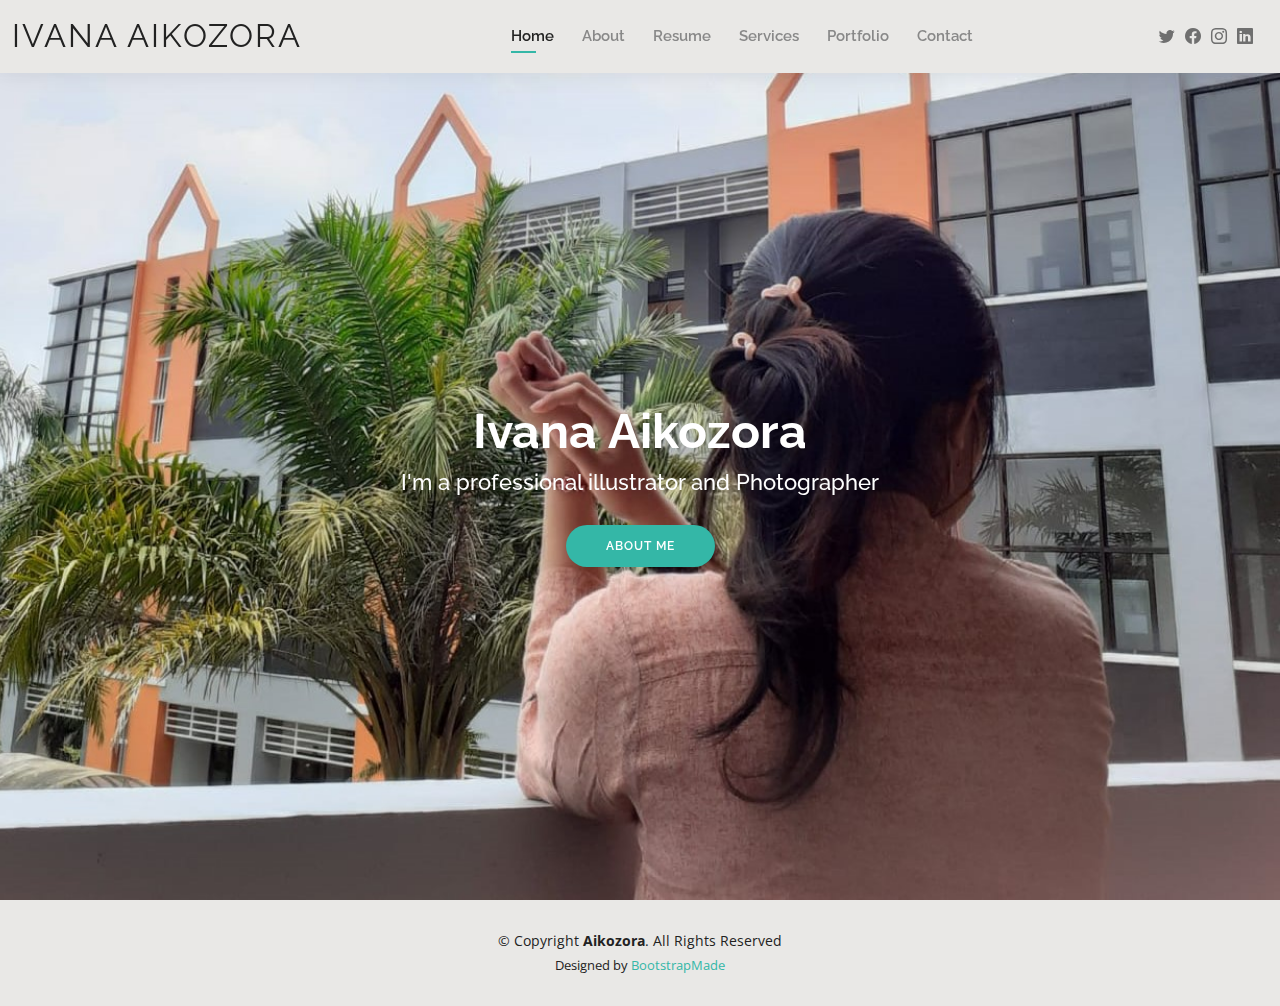
<file: index.html>
<!DOCTYPE html>
<html lang="en">

<head>
  <meta charset="utf-8">
  <meta content="width=device-width, initial-scale=1.0" name="viewport">

  <title>Ivana Aikozora</title>
  <meta content="" name="description">
  <meta content="" name="keywords">

  <!-- Favicons -->
  <link href="assets/img/favicon.png" rel="icon">
  <link href="assets/img/apple-touch-icon.png" rel="apple-touch-icon">

  <!-- Google Fonts -->
  <link href="https://fonts.googleapis.com/css?family=Open+Sans:300,300i,400,400i,600,600i,700,700i|Raleway:300,300i,400,400i,500,500i,600,600i,700,700i|Poppins:300,300i,400,400i,500,500i,600,600i,700,700i" rel="stylesheet">

  <!-- Vendor CSS Files -->
  <link href="assets/vendor/aos/aos.css" rel="stylesheet">
  <link href="assets/vendor/bootstrap/css/bootstrap.min.css" rel="stylesheet">
  <link href="assets/vendor/bootstrap-icons/bootstrap-icons.css" rel="stylesheet">
  <link href="assets/vendor/boxicons/css/boxicons.min.css" rel="stylesheet">
  <link href="assets/vendor/glightbox/css/glightbox.min.css" rel="stylesheet">
  <link href="assets/vendor/swiper/swiper-bundle.min.css" rel="stylesheet">

  <!-- Template Main CSS File -->
  <link href="assets/css/style.css" rel="stylesheet">

  <!-- =======================================================
  * Template Name: Kelly
  * Updated: Mar 10 2023 with Bootstrap v5.2.3
  * Template URL: https://bootstrapmade.com/kelly-free-bootstrap-cv-resume-html-template/
  * Author: BootstrapMade.com
  * License: https://bootstrapmade.com/license/
  ======================================================== -->
</head>

<body>

  <!-- ======= Header ======= -->
  <header id="header" class="fixed-top">
    <div class="container-fluid d-flex justify-content-between align-items-center">

      <h1 class="logo me-auto me-lg-0"><a href="index.html">Ivana Aikozora</a></h1>
      <!-- Uncomment below if you prefer to use an image logo -->
      <!-- <a href="index.html" class="logo"><img src="assets/img/logo.png" alt="" class="img-fluid"></a>-->

      <nav id="navbar" class="navbar order-last order-lg-0">
        <ul>
          <li><a class="active" href="index.html">Home</a></li>
          <li><a href="about.html">About</a></li>
          <li><a href="resume.html">Resume</a></li>
          <li><a href="services.html">Services</a></li>
          <li><a href="portfolio.html">Portfolio</a></li>
          <li><a href="contact.html">Contact</a></li>
        </ul>
        <i class="bi bi-list mobile-nav-toggle"></i>
      </nav><!-- .navbar -->

      <div class="header-social-links">
        <a href="#" class="twitter"><i class="bi bi-twitter"></i></a>
        <a href="#" class="facebook"><i class="bi bi-facebook"></i></a>
        <a href="#" class="instagram"><i class="bi bi-instagram"></i></a>
        <a href="#" class="linkedin"><i class="bi bi-linkedin"></i></i></a>
      </div>

    </div>

  </header><!-- End Header -->

  <!-- ======= Hero Section ======= -->
  <section id="hero" class="d-flex align-items-center">
    <div class="container d-flex flex-column align-items-center" data-aos="zoom-in" data-aos-delay="100">
      <h1>Ivana Aikozora</h1>
      <h2>I'm a professional illustrator and Photographer</h2>
      <a href="about.html" class="btn-about">About Me</a>
    </div>
  </section><!-- End Hero -->

  <!-- ======= Footer ======= -->
  <footer id="footer">
    <div class="container">
      <div class="copyright">
        &copy; Copyright <strong><span>Aikozora</span></strong>. All Rights Reserved
      </div>
      <div class="credits">
        <!-- All the links in the footer should remain intact. -->
        <!-- You can delete the links only if you purchased the pro version. -->
        <!-- Licensing information: https://bootstrapmade.com/license/ -->
        <!-- Purchase the pro version with working PHP/AJAX contact form: https://bootstrapmade.com/kelly-free-bootstrap-cv-resume-html-template/ -->
        Designed by <a href="https://bootstrapmade.com/">BootstrapMade</a>
      </div>
    </div>
  </footer><!-- End  Footer -->

  <div id="preloader"></div>
  <a href="#" class="back-to-top d-flex align-items-center justify-content-center"><i class="bi bi-arrow-up-short"></i></a>

  <!-- Vendor JS Files -->
  <script src="assets/vendor/purecounter/purecounter_vanilla.js"></script>
  <script src="assets/vendor/aos/aos.js"></script>
  <script src="assets/vendor/bootstrap/js/bootstrap.bundle.min.js"></script>
  <script src="assets/vendor/glightbox/js/glightbox.min.js"></script>
  <script src="assets/vendor/isotope-layout/isotope.pkgd.min.js"></script>
  <script src="assets/vendor/swiper/swiper-bundle.min.js"></script>
  <script src="assets/vendor/waypoints/noframework.waypoints.js"></script>
  <script src="assets/vendor/php-email-form/validate.js"></script>

  <!-- Template Main JS File -->
  <script src="assets/js/main.js"></script>

</body>

</html>
</file>
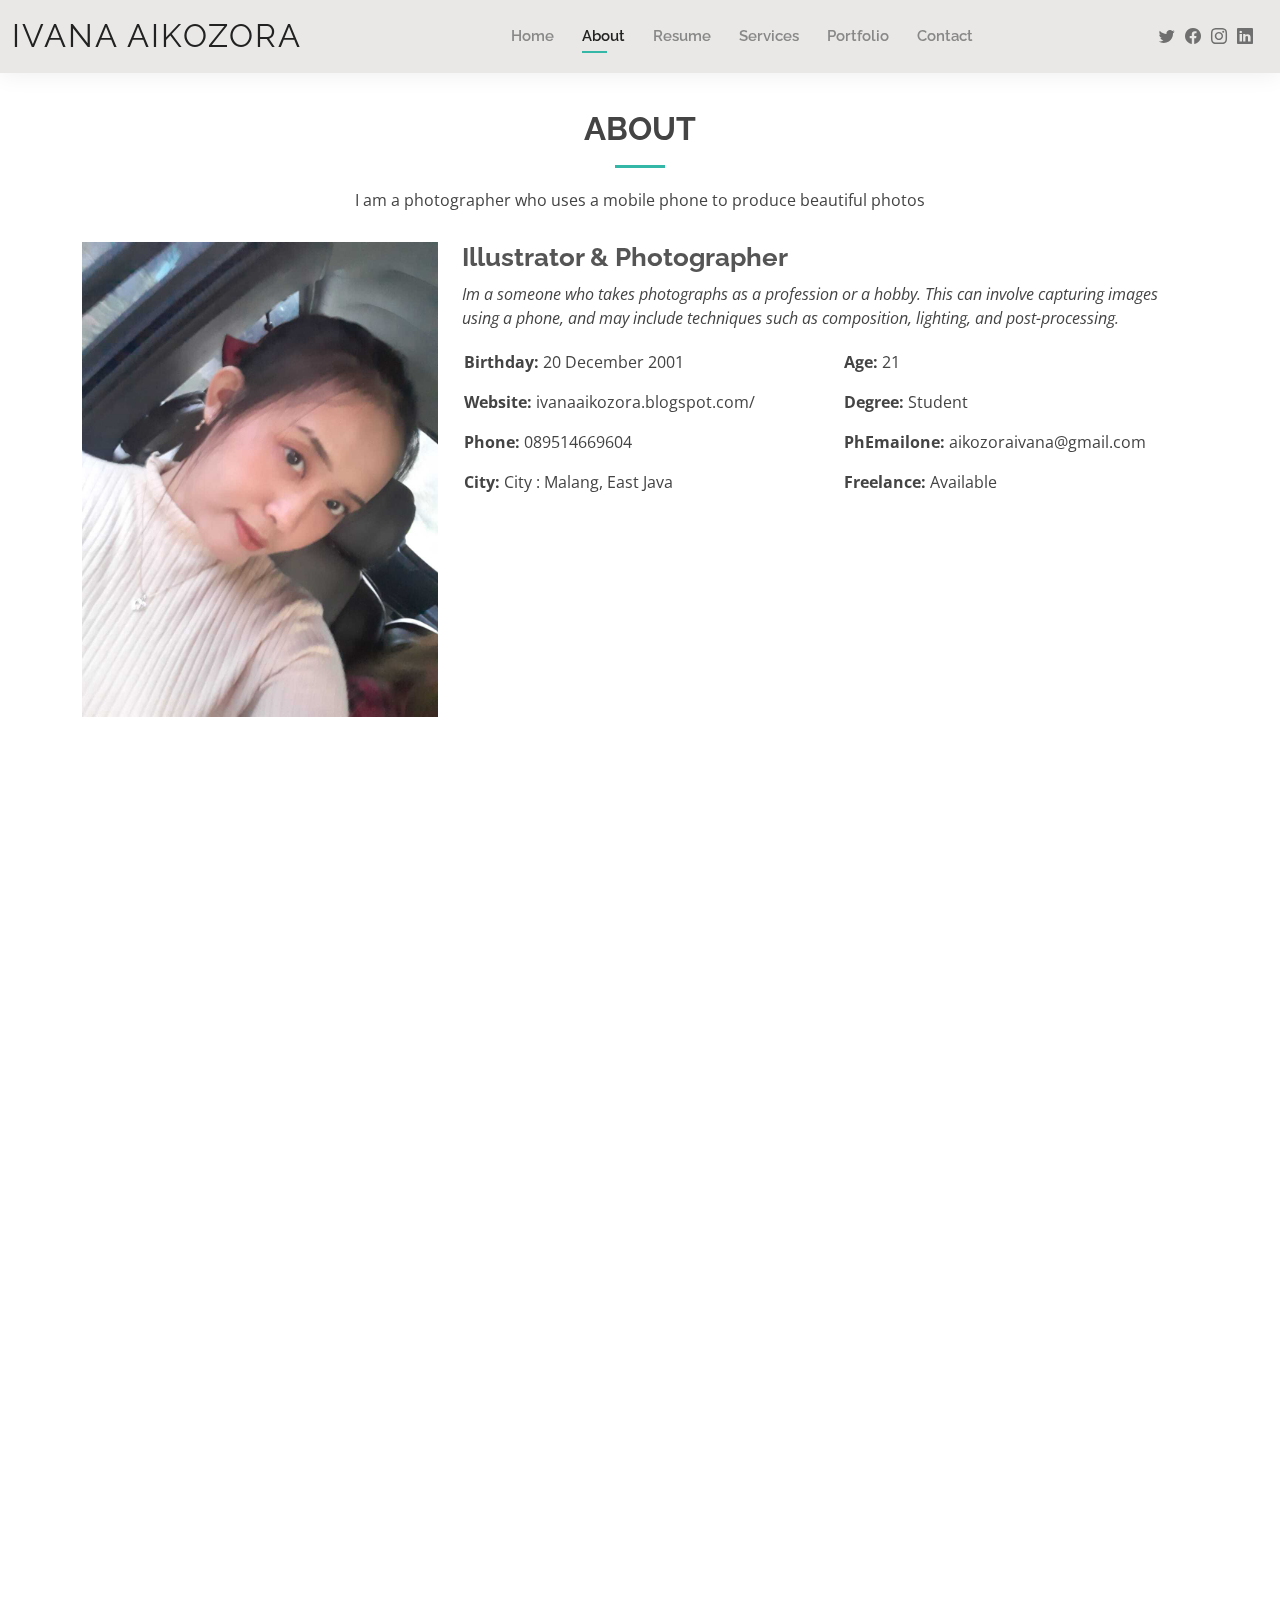
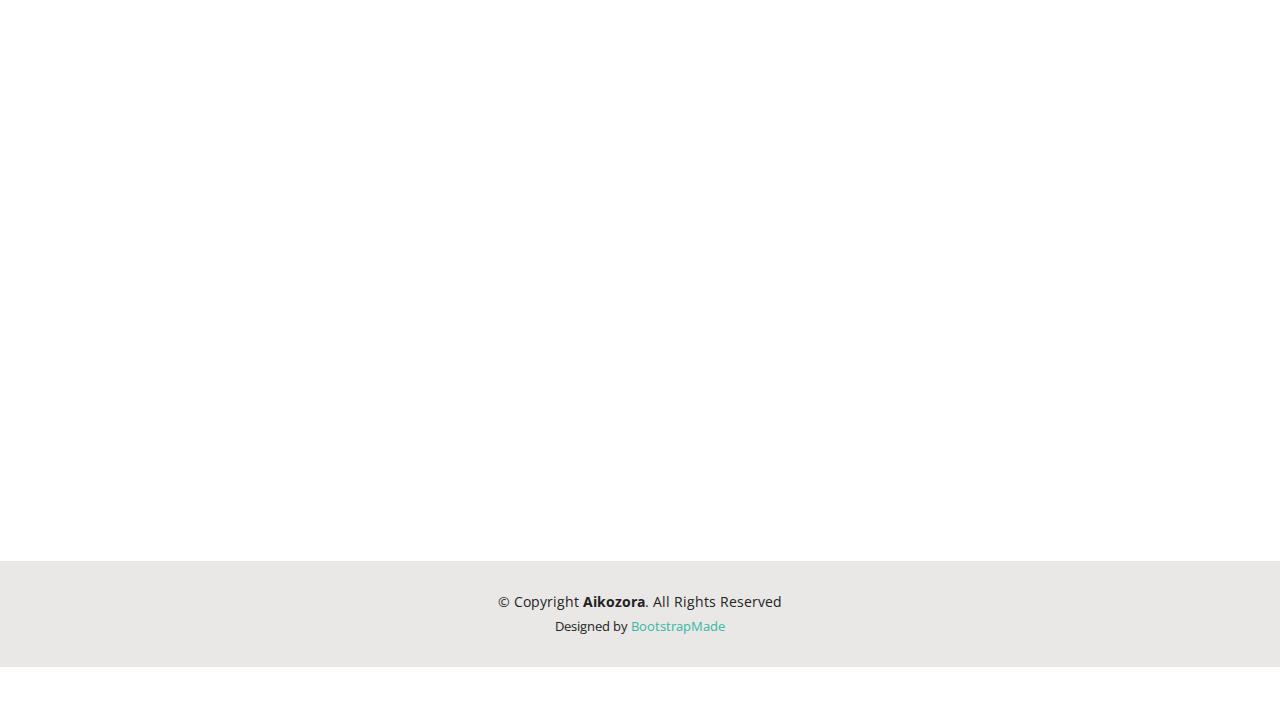
<file: about.html>
<!DOCTYPE html>
<html lang="en">

<head>
  <meta charset="utf-8">
  <meta content="width=device-width, initial-scale=1.0" name="viewport">

  <title>About - Ivana </title>
  <meta content="" name="description">
  <meta content="" name="keywords">

  <!-- Favicons -->
  <link href="assets/img/favicon.png" rel="icon">
  <link href="assets/img/apple-touch-icon.png" rel="apple-touch-icon">

  <!-- Google Fonts -->
  <link href="https://fonts.googleapis.com/css?family=Open+Sans:300,300i,400,400i,600,600i,700,700i|Raleway:300,300i,400,400i,500,500i,600,600i,700,700i|Poppins:300,300i,400,400i,500,500i,600,600i,700,700i" rel="stylesheet">

  <!-- Vendor CSS Files -->
  <link href="assets/vendor/aos/aos.css" rel="stylesheet">
  <link href="assets/vendor/bootstrap/css/bootstrap.min.css" rel="stylesheet">
  <link href="assets/vendor/bootstrap-icons/bootstrap-icons.css" rel="stylesheet">
  <link href="assets/vendor/boxicons/css/boxicons.min.css" rel="stylesheet">
  <link href="assets/vendor/glightbox/css/glightbox.min.css" rel="stylesheet">
  <link href="assets/vendor/swiper/swiper-bundle.min.css" rel="stylesheet">

  <!-- Template Main CSS File -->
  <link href="assets/css/style.css" rel="stylesheet">

  <!-- =======================================================
  * Template Name: Kelly
  * Updated: Mar 10 2023 with Bootstrap v5.2.3
  * Template URL: https://bootstrapmade.com/kelly-free-bootstrap-cv-resume-html-template/
  * Author: BootstrapMade.com
  * License: https://bootstrapmade.com/license/
  ======================================================== -->
</head>

<body>

  <!-- ======= Header ======= -->
  <header id="header" class="fixed-top">
    <div class="container-fluid d-flex justify-content-between align-items-center">

      <h1 class="logo me-auto me-lg-0"><a href="index.html">Ivana Aikozora</a></h1>
      <!-- Uncomment below if you prefer to use an image logo -->
      <!-- <a href="index.html" class="logo"><img src="assets/img/logo.png" alt="" class="img-fluid"></a>-->

      <nav id="navbar" class="navbar order-last order-lg-0">
        <ul>
          <li><a href="index.html">Home</a></li>
          <li><a class="active" href="about.html">About</a></li>
          <li><a href="resume.html">Resume</a></li>
          <li><a href="services.html">Services</a></li>
          <li><a href="portfolio.html">Portfolio</a></li>
          <li><a href="contact.html">Contact</a></li>
        </ul>
        <i class="bi bi-list mobile-nav-toggle"></i>
      </nav><!-- .navbar -->

      <div class="header-social-links">
        <a href="#" class="twitter"><i class="bi bi-twitter"></i></a>
        <a href="#" class="facebook"><i class="bi bi-facebook"></i></a>
        <a href="#" class="instagram"><i class="bi bi-instagram"></i></a>
        <a href="#" class="linkedin"><i class="bi bi-linkedin"></i></i></a>
      </div>

    </div>

  </header><!-- End Header -->

  <main id="main">

    <!-- ======= About Section ======= -->
    <section id="about" class="about">
      <div class="container" data-aos="fade-up">

        <div class="section-title">
          <h2>About</h2>
          <p>I am a photographer who uses a mobile phone to produce beautiful photos</p>
        </div>

        <div class="row">
          <div class="col-lg-4">
            <img src="assets/img/about.jpg" class="img-fluid" alt="">
          </div>
          <div class="col-lg-8 pt-4 pt-lg-0 content">
            <h3>Illustrator &amp; Photographer</h3>
            <p class="fst-italic">
              Im a someone who takes photographs as a profession or a hobby. This can involve capturing images using a phone, and may include techniques such as composition, lighting, and post-processing.
            </p>
            <div class="row">
              <div class="col-lg-6">
                <ul>
                  <li><i class="bi bi-rounded-right"></i> <strong>Birthday:</strong> 20 December 2001</li>
                  <li><i class="bi bi-rounded-right"></i> <strong>Website:</strong> ivanaaikozora.blogspot.com/</li>
                  <li><i class="bi bi-rounded-right"></i> <strong>Phone:</strong> 089514669604</li>
                  <li><i class="bi bi-rounded-right"></i> <strong>City:</strong> City : Malang, East Java</li>
                </ul>
              </div>
              <div class="col-lg-6">
                <ul>
                  <li><i class="bi bi-rounded-right"></i> <strong>Age:</strong> 21</li>
                  <li><i class="bi bi-rounded-right"></i> <strong>Degree:</strong> Student</li>
                  <li><i class="bi bi-rounded-right"></i> <strong>PhEmailone:</strong> aikozoraivana@gmail.com</li>
                  <li><i class="bi bi-rounded-right"></i> <strong>Freelance:</strong> Available</li>
                </ul>
              </div>
            </div>
           
          </div>
        </div>

      </div>
    </section><!-- End About Section -->

    <!-- ======= Skills Section ======= -->
    <section id="skills" class="skills">
      <div class="container" data-aos="fade-up">

        <div class="section-title">
          <h2>Skills</h2>
          <p>The skills of a photographer can vary depending on their specialization and experience, but generally include</p>
        </div>

        <div class="row skills-content">

          <div class="col-lg-6">

            <div class="progress">
              <span class="skill">Technical proficiency <i class="val">80%</i></span>
              <div class="progress-bar-wrap">
                <div class="progress-bar" role="progressbar" aria-valuenow="100" aria-valuemin="0" aria-valuemax="100"></div>
              </div>
            </div>

            <div class="progress">
              <span class="skill">Composition <i class="val">90%</i></span>
              <div class="progress-bar-wrap">
                <div class="progress-bar" role="progressbar" aria-valuenow="90" aria-valuemin="0" aria-valuemax="100"></div>
              </div>
            </div>

            <div class="progress">
              <span class="skill">Lighting <i class="val">85%</i></span>
              <div class="progress-bar-wrap">
                <div class="progress-bar" role="progressbar" aria-valuenow="75" aria-valuemin="0" aria-valuemax="100"></div>
              </div>
            </div>

          </div>

          <div class="col-lg-6">

            <div class="progress">
              <span class="skill">Editing <i class="val">80%</i></span>
              <div class="progress-bar-wrap">
                <div class="progress-bar" role="progressbar" aria-valuenow="80" aria-valuemin="0" aria-valuemax="100"></div>
              </div>
            </div>

            <div class="progress">
              <span class="skill">Communication <i class="val">90%</i></span>
              <div class="progress-bar-wrap">
                <div class="progress-bar" role="progressbar" aria-valuenow="90" aria-valuemin="0" aria-valuemax="100"></div>
              </div>
            </div>

            <div class="progress">
              <span class="skill">Business and marketing <i class="val">55%</i></span>
              <div class="progress-bar-wrap">
                <div class="progress-bar" role="progressbar" aria-valuenow="55" aria-valuemin="0" aria-valuemax="100"></div>
              </div>
            </div>

          </div>

        </div>

      </div>
    </section><!-- End Skills Section -->

    <!-- ======= Facts Section ======= -->
    <section id="facts" class="facts">
      <div class="container" data-aos="fade-up">

        <div class="section-title">
          <h2>Facts</h2>
          <p>I am able to take pictures, especially outdoor ones, with satisfying results and have received good reviews from my friends</p>
        </div>

        <div class="row counters">

          <div class="col-lg-3 col-6 text-center">
            <span data-purecounter-start="0" data-purecounter-end="232" data-purecounter-duration="1" class="purecounter"></span>
            <p>Clients</p>
          </div>

          <div class="col-lg-3 col-6 text-center">
            <span data-purecounter-start="0" data-purecounter-end="521" data-purecounter-duration="1" class="purecounter"></span>
            <p>Projects</p>
          </div>

          <div class="col-lg-3 col-6 text-center">
            <span data-purecounter-start="0" data-purecounter-end="1463" data-purecounter-duration="1" class="purecounter"></span>
            <p>Hours Of Support</p>
          </div>

          <div class="col-lg-3 col-6 text-center">
            <span data-purecounter-start="0" data-purecounter-end="15" data-purecounter-duration="1" class="purecounter"></span>
            <p>Hard Workers</p>
          </div>

        </div>

      </div>
    </section><!-- End Facts Section -->

    <!-- ======= Testimonials Section ======= -->
    <section id="testimonials" class="testimonials">
      <div class="container" data-aos="fade-up">

        <div class="section-title">
          <h2>Testimonials</h2>
          <p>Magnam dolores commodi suscipit. Necessitatibus eius consequatur ex aliquid fuga eum quidem. Sit sint consectetur velit. Quisquam quos quisquam cupiditate. Et nemo qui impedit suscipit alias ea. Quia fugiat sit in iste officiis commodi quidem hic quas.</p>
        </div>

        <div class="testimonials-slider swiper" data-aos="fade-up" data-aos-delay="100">
          <div class="swiper-wrapper">

            <div class="swiper-slide">
              <div class="testimonial-item">
                <img src="assets/img/testimonials/testimonials-1.jpg" class="testimonial-img" alt="">
                <h3>Saul Goodman</h3>
                <h4>Ceo &amp; Founder</h4>
                <p>
                  <i class="bx bxs-quote-alt-left quote-icon-left"></i>
                  Proin iaculis purus consequat sem cure digni ssim donec porttitora entum suscipit rhoncus. Accusantium quam, ultricies eget id, aliquam eget nibh et. Maecen aliquam, risus at semper.
                  <i class="bx bxs-quote-alt-right quote-icon-right"></i>
                </p>
              </div>
            </div><!-- End testimonial item -->

            <div class="swiper-slide">
              <div class="testimonial-item">
                <img src="assets/img/testimonials/testimonials-2.jpg" class="testimonial-img" alt="">
                <h3>Sara Wilsson</h3>
                <h4>Designer</h4>
                <p>
                  <i class="bx bxs-quote-alt-left quote-icon-left"></i>
                  Export tempor illum tamen malis malis eram quae irure esse labore quem cillum quid cillum eram malis quorum velit fore eram velit sunt aliqua noster fugiat irure amet legam anim culpa.
                  <i class="bx bxs-quote-alt-right quote-icon-right"></i>
                </p>
              </div>
            </div><!-- End testimonial item -->

            <div class="swiper-slide">
              <div class="testimonial-item">
                <img src="assets/img/testimonials/testimonials-3.jpg" class="testimonial-img" alt="">
                <h3>Jena Karlis</h3>
                <h4>Store Owner</h4>
                <p>
                  <i class="bx bxs-quote-alt-left quote-icon-left"></i>
                  Enim nisi quem export duis labore cillum quae magna enim sint quorum nulla quem veniam duis minim tempor labore quem eram duis noster aute amet eram fore quis sint minim.
                  <i class="bx bxs-quote-alt-right quote-icon-right"></i>
                </p>
              </div>
            </div><!-- End testimonial item -->

            <div class="swiper-slide">
              <div class="testimonial-item">
                <img src="assets/img/testimonials/testimonials-4.jpg" class="testimonial-img" alt="">
                <h3>Matt Brandon</h3>
                <h4>Freelancer</h4>
                <p>
                  <i class="bx bxs-quote-alt-left quote-icon-left"></i>
                  Fugiat enim eram quae cillum dolore dolor amet nulla culpa multos export minim fugiat minim velit minim dolor enim duis veniam ipsum anim magna sunt elit fore quem dolore labore illum veniam.
                  <i class="bx bxs-quote-alt-right quote-icon-right"></i>
                </p>
              </div>
            </div><!-- End testimonial item -->

            <div class="swiper-slide">
              <div class="testimonial-item">
                <img src="assets/img/testimonials/testimonials-5.jpg" class="testimonial-img" alt="">
                <h3>John Larson</h3>
                <h4>Entrepreneur</h4>
                <p>
                  <i class="bx bxs-quote-alt-left quote-icon-left"></i>
                  Quis quorum aliqua sint quem legam fore sunt eram irure aliqua veniam tempor noster veniam enim culpa labore duis sunt culpa nulla illum cillum fugiat legam esse veniam culpa fore nisi cillum quid.
                  <i class="bx bxs-quote-alt-right quote-icon-right"></i>
                </p>
              </div>
            </div><!-- End testimonial item -->

          </div>
          <div class="swiper-pagination"></div>
        </div>

      </div>
    </section><!-- End Testimonials Section -->

  </main><!-- End #main -->

  <!-- ======= Footer ======= -->
  <footer id="footer">
    <div class="container">
      <div class="copyright">
        &copy; Copyright <strong><span>Aikozora</span></strong>. All Rights Reserved
      </div>
      <div class="credits">
        <!-- All the links in the footer should remain intact. -->
        <!-- You can delete the links only if you purchased the pro version. -->
        <!-- Licensing information: https://bootstrapmade.com/license/ -->
        <!-- Purchase the pro version with working PHP/AJAX contact form: https://bootstrapmade.com/kelly-free-bootstrap-cv-resume-html-template/ -->
        Designed by <a href="https://bootstrapmade.com/">BootstrapMade</a>
      </div>
    </div>
  </footer><!-- End  Footer -->

  <div id="preloader"></div>
  <a href="#" class="back-to-top d-flex align-items-center justify-content-center"><i class="bi bi-arrow-up-short"></i></a>

  <!-- Vendor JS Files -->
  <script src="assets/vendor/purecounter/purecounter_vanilla.js"></script>
  <script src="assets/vendor/aos/aos.js"></script>
  <script src="assets/vendor/bootstrap/js/bootstrap.bundle.min.js"></script>
  <script src="assets/vendor/glightbox/js/glightbox.min.js"></script>
  <script src="assets/vendor/isotope-layout/isotope.pkgd.min.js"></script>
  <script src="assets/vendor/swiper/swiper-bundle.min.js"></script>
  <script src="assets/vendor/waypoints/noframework.waypoints.js"></script>
  <script src="assets/vendor/php-email-form/validate.js"></script>

  <!-- Template Main JS File -->
  <script src="assets/js/main.js"></script>

</body>

</html>
</file>
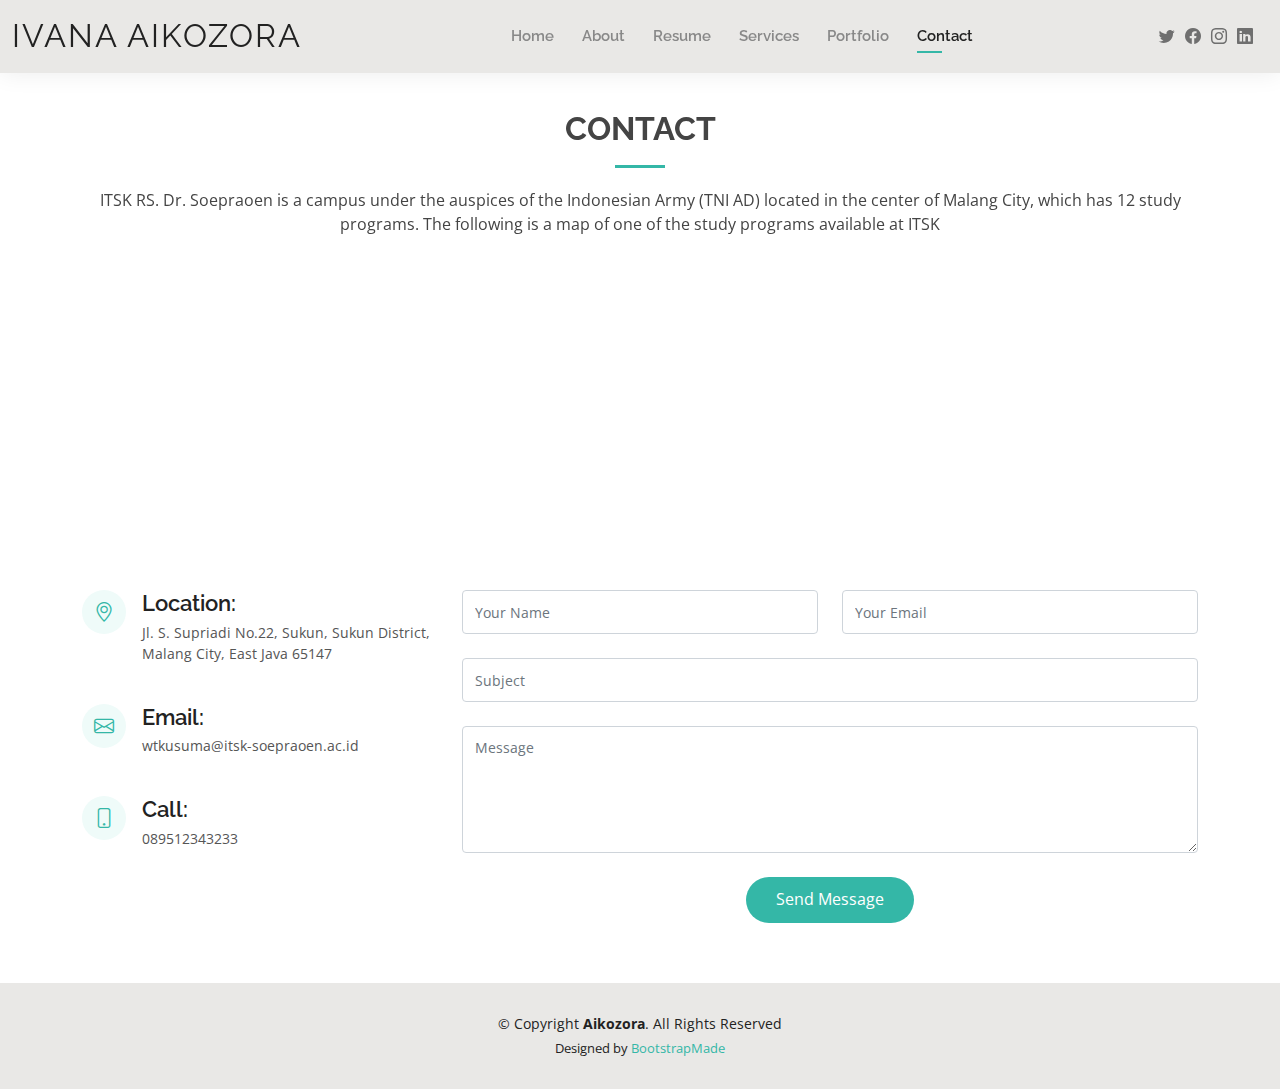
<file: contact.html>
<!DOCTYPE html>
<html lang="en">

<head>
  <meta charset="utf-8">
  <meta content="width=device-width, initial-scale=1.0" name="viewport">

  <title>Contact - Ivana Aikozora</title>
  <meta content="" name="description">
  <meta content="" name="keywords">

  <!-- Favicons -->
  <link href="assets/img/favicon.png" rel="icon">
  <link href="assets/img/apple-touch-icon.png" rel="apple-touch-icon">

  <!-- Google Fonts -->
  <link href="https://fonts.googleapis.com/css?family=Open+Sans:300,300i,400,400i,600,600i,700,700i|Raleway:300,300i,400,400i,500,500i,600,600i,700,700i|Poppins:300,300i,400,400i,500,500i,600,600i,700,700i" rel="stylesheet">

  <!-- Vendor CSS Files -->
  <link href="assets/vendor/aos/aos.css" rel="stylesheet">
  <link href="assets/vendor/bootstrap/css/bootstrap.min.css" rel="stylesheet">
  <link href="assets/vendor/bootstrap-icons/bootstrap-icons.css" rel="stylesheet">
  <link href="assets/vendor/boxicons/css/boxicons.min.css" rel="stylesheet">
  <link href="assets/vendor/glightbox/css/glightbox.min.css" rel="stylesheet">
  <link href="assets/vendor/swiper/swiper-bundle.min.css" rel="stylesheet">

  <!-- Template Main CSS File -->
  <link href="assets/css/style.css" rel="stylesheet">

  <!-- =======================================================
  * Template Name: Kelly
  * Updated: Mar 10 2023 with Bootstrap v5.2.3
  * Template URL: https://bootstrapmade.com/kelly-free-bootstrap-cv-resume-html-template/
  * Author: BootstrapMade.com
  * License: https://bootstrapmade.com/license/
  ======================================================== -->
</head>

<body>

  <!-- ======= Header ======= -->
  <header id="header" class="fixed-top">
    <div class="container-fluid d-flex justify-content-between align-items-center">

      <h1 class="logo me-auto me-lg-0"><a href="index.html">Ivana Aikozora</a></h1>
      <!-- Uncomment below if you prefer to use an image logo -->
      <!-- <a href="index.html" class="logo"><img src="assets/img/logo.png" alt="" class="img-fluid"></a>-->

      <nav id="navbar" class="navbar order-last order-lg-0">
        <ul>
          <li><a href="index.html">Home</a></li>
          <li><a href="about.html">About</a></li>
          <li><a href="resume.html">Resume</a></li>
          <li><a href="services.html">Services</a></li>
          <li><a href="portfolio.html">Portfolio</a></li>
          <li><a class="active" href="contact.html">Contact</a></li>
        </ul>
        <i class="bi bi-list mobile-nav-toggle"></i>
      </nav><!-- .navbar -->

      <div class="header-social-links">
        <a href="#" class="twitter"><i class="bi bi-twitter"></i></a>
        <a href="#" class="facebook"><i class="bi bi-facebook"></i></a>
        <a href="#" class="instagram"><i class="bi bi-instagram"></i></a>
        <a href="#" class="linkedin"><i class="bi bi-linkedin"></i></i></a>
      </div>

    </div>

  </header><!-- End Header -->

  <main id="main">

    <!-- ======= Contact Section ======= -->
    <section id="contact" class="contact">
      <div class="container" data-aos="fade-up">

        <div class="section-title">
          <h2>Contact</h2>
          <p>ITSK RS. Dr. Soepraoen is a campus under the auspices of the Indonesian Army (TNI AD) located in the center of Malang City, which has 12 study programs. The following is a map of one of the study programs available at ITSK</p>
        </div>

        <div>
          <iframe style="border:0; width: 100%; height: 270px;" src="https://www.google.com/maps/embed?pb=!1m18!1m12!1m3!1d1975.5480724850152!2d112.61946437598995!3d-7.98900724855455!2m3!1f0!2f0!3f0!3m2!1i1024!2i768!4f13.1!3m3!1m2!1s0x2dd6281d6d2d9ecf%3A0x30e491887b18d4f0!2sKampus%202%20ITSK%20RS%20dr.%20Soepraoen!5e0!3m2!1sid!2sid!4v1681271156922!5m2!1sid!2sid" width="600" height="450" style="border:0;" allowfullscreen="" loading="lazy" referrerpolicy="no-referrer-when-downgrade" frameborder="0" allowfullscreen></iframe>
        </div>

        <div class="row mt-5">

          <div class="col-lg-4">
            <div class="info">
              <div class="address">
                <i class="bi bi-geo-alt"></i>
                <h4>Location:</h4>
                <p>Jl. S. Supriadi No.22, Sukun, Sukun District, Malang City, East Java 65147</p>
              </div>

              <div class="email">
                <i class="bi bi-envelope"></i>
                <h4>Email:</h4>
                <p>wtkusuma@itsk-soepraoen.ac.id</p>
              </div>

              <div class="phone">
                <i class="bi bi-phone"></i>
                <h4>Call:</h4>
                <p>089512343233</p>
              </div>

            </div>

          </div>

          <div class="col-lg-8 mt-5 mt-lg-0">

            <form action="forms/contact.php" method="post" role="form" class="php-email-form">
              <div class="row">
                <div class="col-md-6 form-group">
                  <input type="text" name="name" class="form-control" id="name" placeholder="Your Name" required>
                </div>
                <div class="col-md-6 form-group mt-3 mt-md-0">
                  <input type="email" class="form-control" name="email" id="email" placeholder="Your Email" required>
                </div>
              </div>
              <div class="form-group mt-3">
                <input type="text" class="form-control" name="subject" id="subject" placeholder="Subject" required>
              </div>
              <div class="form-group mt-3">
                <textarea class="form-control" name="message" rows="5" placeholder="Message" required></textarea>
              </div>
              <div class="my-3">
                <div class="loading">Loading</div>
                <div class="error-message"></div>
                <div class="sent-message">Your message has been sent. Thank you!</div>
              </div>
              <div class="text-center"><button type="submit">Send Message</button></div>
            </form>

          </div>

        </div>

      </div>
    </section><!-- End Contact Section -->

  </main><!-- End #main -->

  <!-- ======= Footer ======= -->
  <footer id="footer">
    <div class="container">
      <div class="copyright">
        &copy; Copyright <strong><span>Aikozora</span></strong>. All Rights Reserved
      </div>
      <div class="credits">
        <!-- All the links in the footer should remain intact. -->
        <!-- You can delete the links only if you purchased the pro version. -->
        <!-- Licensing information: https://bootstrapmade.com/license/ -->
        <!-- Purchase the pro version with working PHP/AJAX contact form: https://bootstrapmade.com/kelly-free-bootstrap-cv-resume-html-template/ -->
        Designed by <a href="https://bootstrapmade.com/">BootstrapMade</a>
      </div>
    </div>
  </footer><!-- End  Footer -->

  <div id="preloader"></div>
  <a href="#" class="back-to-top d-flex align-items-center justify-content-center"><i class="bi bi-arrow-up-short"></i></a>

  <!-- Vendor JS Files -->
  <script src="assets/vendor/purecounter/purecounter_vanilla.js"></script>
  <script src="assets/vendor/aos/aos.js"></script>
  <script src="assets/vendor/bootstrap/js/bootstrap.bundle.min.js"></script>
  <script src="assets/vendor/glightbox/js/glightbox.min.js"></script>
  <script src="assets/vendor/isotope-layout/isotope.pkgd.min.js"></script>
  <script src="assets/vendor/swiper/swiper-bundle.min.js"></script>
  <script src="assets/vendor/waypoints/noframework.waypoints.js"></script>
  <script src="assets/vendor/php-email-form/validate.js"></script>

  <!-- Template Main JS File -->
  <script src="assets/js/main.js"></script>

</body>

</html>
</file>
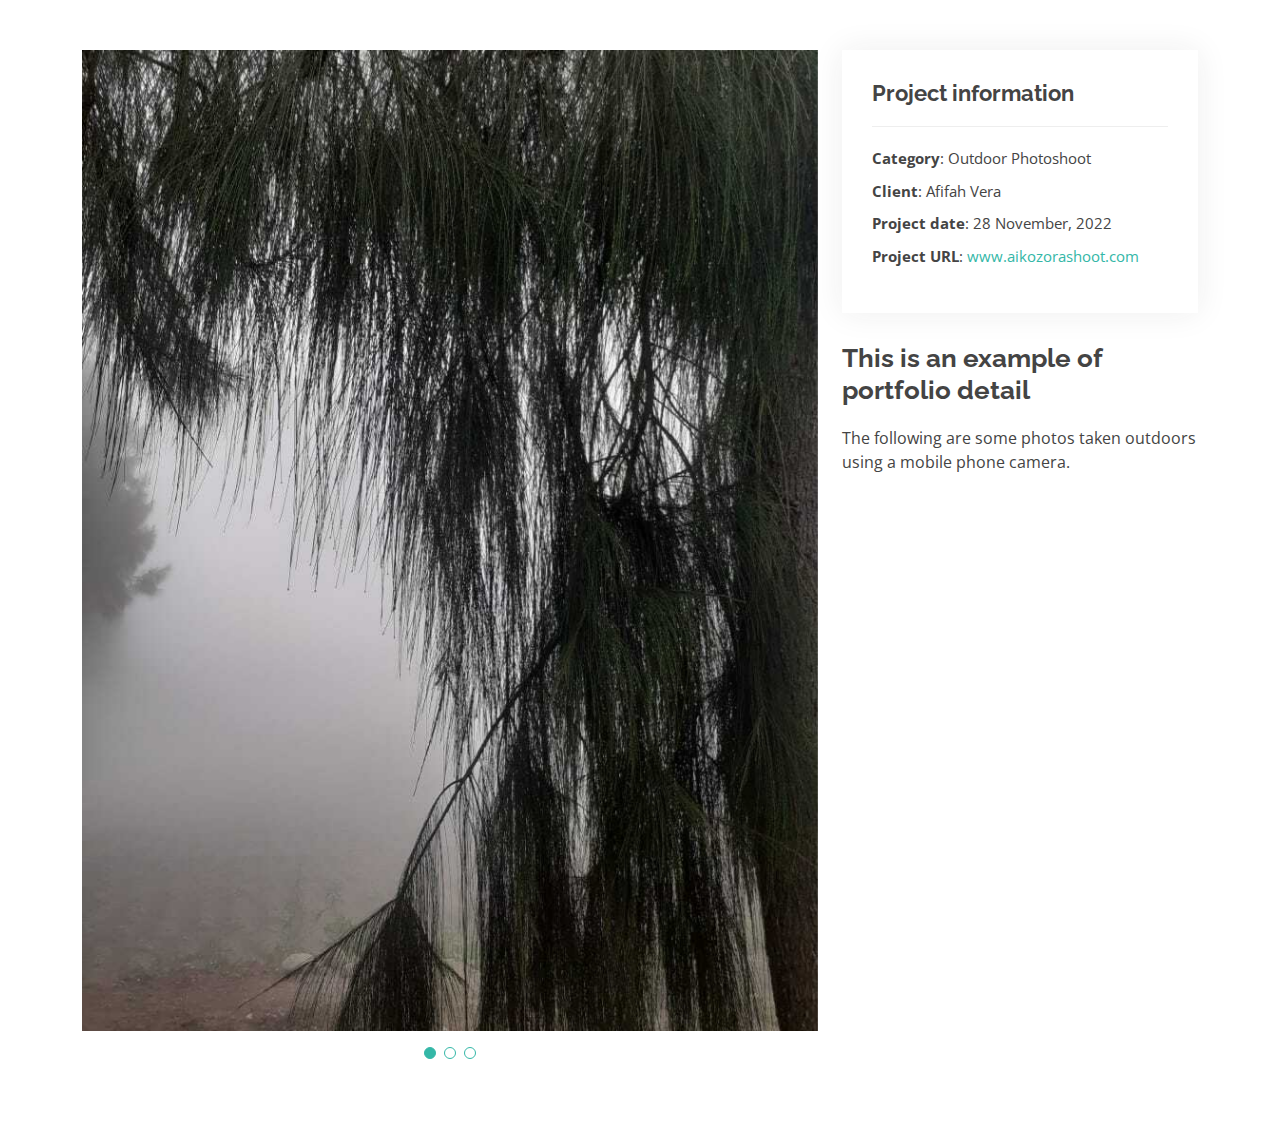
<file: portfolio-details.html>
<!DOCTYPE html>
<html lang="en">
  <head>
    <meta charset="utf-8" />
    <meta content="width=device-width, initial-scale=1.0" name="viewport" />

    <title>Ivana Aikozora</title>
    <meta content="" name="description" />
    <meta content="" name="keywords" />

    <!-- Favicons -->
    <link href="assets/img/favicon.png" rel="icon" />
    <link href="assets/img/apple-touch-icon.png" rel="apple-touch-icon" />

    <!-- Google Fonts -->
    <link href="https://fonts.googleapis.com/css?family=Open+Sans:300,300i,400,400i,600,600i,700,700i|Raleway:300,300i,400,400i,500,500i,600,600i,700,700i|Poppins:300,300i,400,400i,500,500i,600,600i,700,700i" rel="stylesheet" />

    <!-- Vendor CSS Files -->
    <link href="assets/vendor/aos/aos.css" rel="stylesheet" />
    <link href="assets/vendor/bootstrap/css/bootstrap.min.css" rel="stylesheet" />
    <link href="assets/vendor/bootstrap-icons/bootstrap-icons.css" rel="stylesheet" />
    <link href="assets/vendor/boxicons/css/boxicons.min.css" rel="stylesheet" />
    <link href="assets/vendor/glightbox/css/glightbox.min.css" rel="stylesheet" />
    <link href="assets/vendor/swiper/swiper-bundle.min.css" rel="stylesheet" />

    <!-- Template Main CSS File -->
    <link href="assets/css/style.css" rel="stylesheet" />

    <!-- =======================================================
  * Template Name: Kelly
  * Updated: Mar 10 2023 with Bootstrap v5.2.3
  * Template URL: https://bootstrapmade.com/kelly-free-bootstrap-cv-resume-html-template/
  * Author: BootstrapMade.com
  * License: https://bootstrapmade.com/license/
  ======================================================== -->
  </head>

  <body>
    <main id="main">
      <!-- ======= Portfolio Details Section ======= -->
      <section id="portfolio-details" class="portfolio-details">
        <div class="container">
          <div class="row gy-4">
            <div class="col-lg-8">
              <div class="portfolio-details-slider swiper">
                <div class="swiper-wrapper align-items-center">
                  <div class="swiper-slide">
                    <img src="assets/img/portfolio/portfolio-1.jpg" alt="" />
                  </div>

                  <div class="swiper-slide">
                    <img src="assets/img/portfolio/portfolio-2.jpg" alt="" />
                  </div>

                  <div class="swiper-slide">
                    <img src="assets/img/portfolio/portfolio-3.jpg" alt="" />
                  </div>
                </div>
                <div class="swiper-pagination"></div>
              </div>
            </div>

            <div class="col-lg-4">
              <div class="portfolio-info">
                <h3>Project information</h3>
                <ul>
                  <li><strong>Category</strong>: Outdoor Photoshoot</li>
                  <li><strong>Client</strong>: Afifah Vera</li>
                  <li><strong>Project date</strong>: 28 November, 2022</li>
                  <li><strong>Project URL</strong>: <a href="#">www.aikozorashoot.com</a></li>
                </ul>
              </div>
              <div class="portfolio-description">
                <h2>This is an example of portfolio detail</h2>
                <p>The following are some photos taken outdoors using a mobile phone camera.</p>
              </div>
            </div>
          </div>
        </div>
      </section>
      <!-- End Portfolio Details Section -->
    </main>
    <!-- End #main -->

    <div id="preloader"></div>
    <a href="#" class="back-to-top d-flex align-items-center justify-content-center"><i class="bi bi-arrow-up-short"></i></a>

    <!-- Vendor JS Files -->
    <script src="assets/vendor/purecounter/purecounter_vanilla.js"></script>
    <script src="assets/vendor/aos/aos.js"></script>
    <script src="assets/vendor/bootstrap/js/bootstrap.bundle.min.js"></script>
    <script src="assets/vendor/glightbox/js/glightbox.min.js"></script>
    <script src="assets/vendor/isotope-layout/isotope.pkgd.min.js"></script>
    <script src="assets/vendor/swiper/swiper-bundle.min.js"></script>
    <script src="assets/vendor/waypoints/noframework.waypoints.js"></script>
    <script src="assets/vendor/php-email-form/validate.js"></script>

    <!-- Template Main JS File -->
    <script src="assets/js/main.js"></script>
  </body>
</html>
</file>
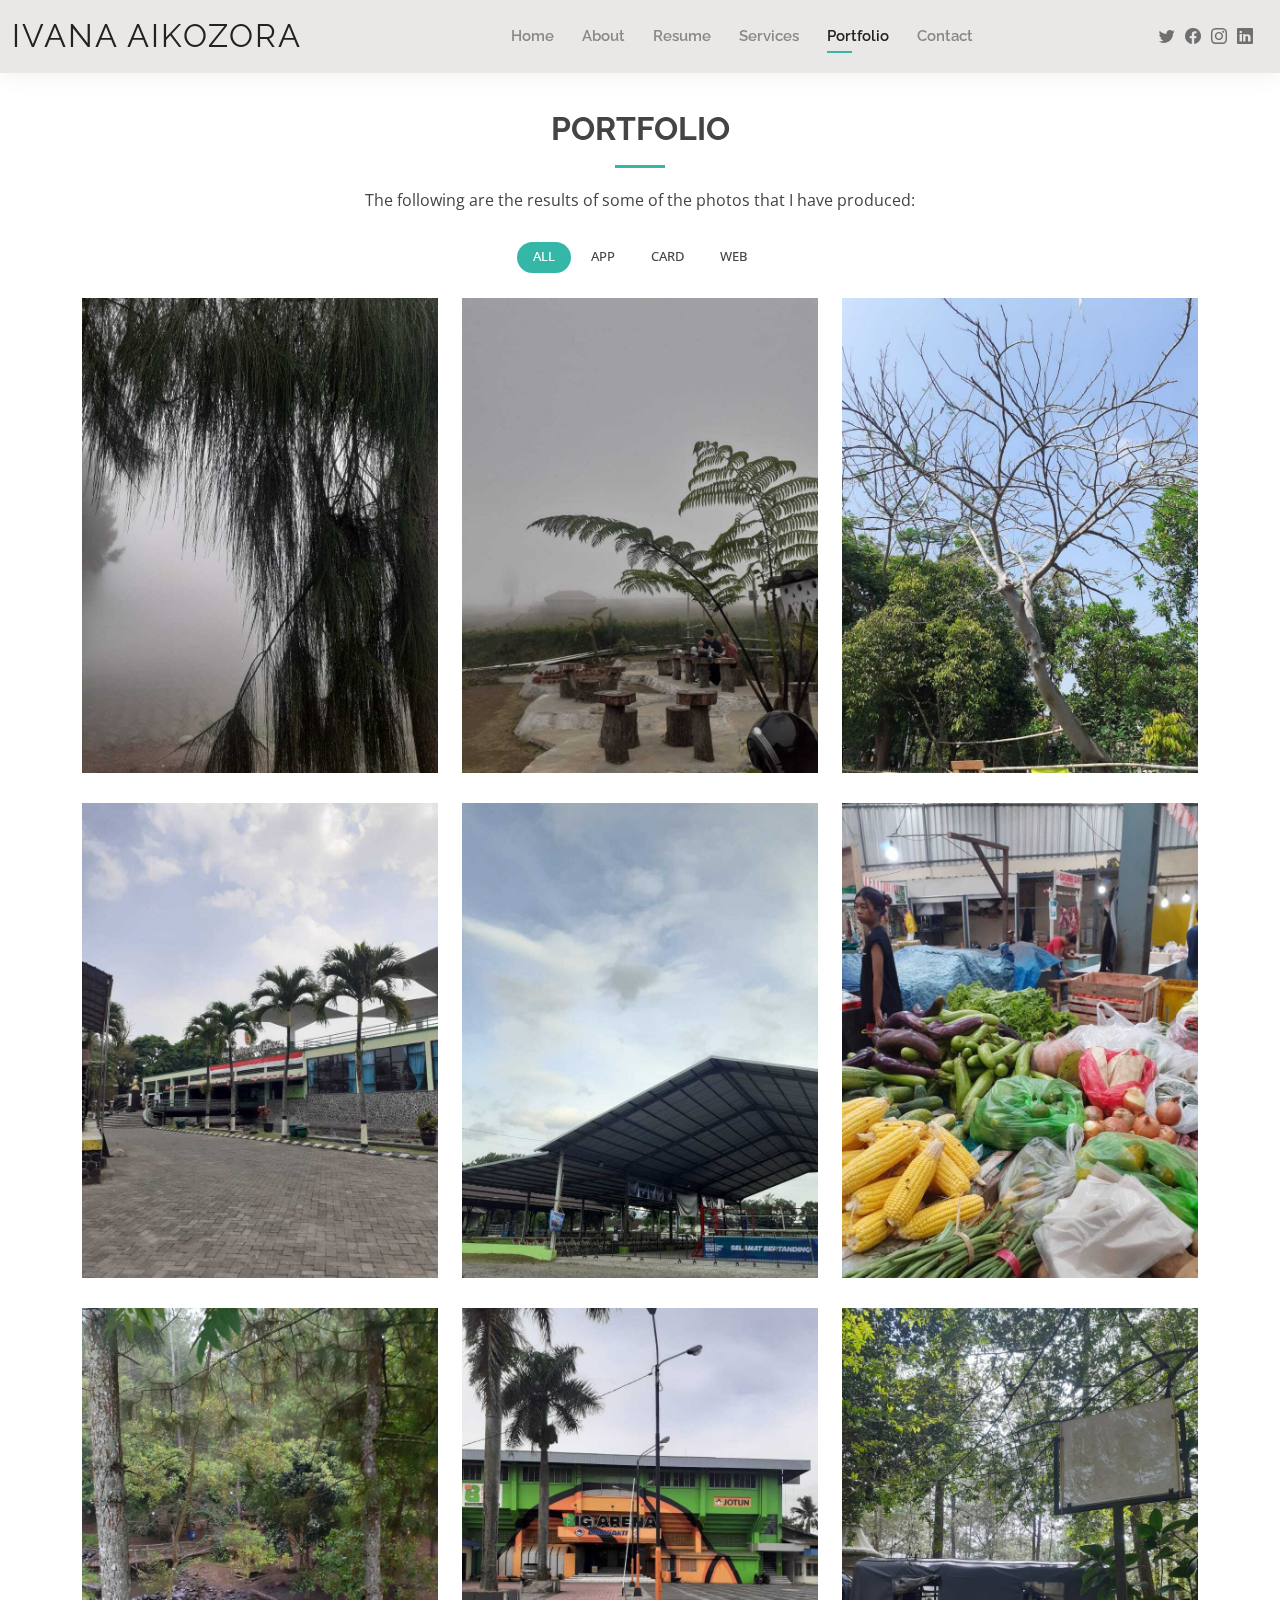
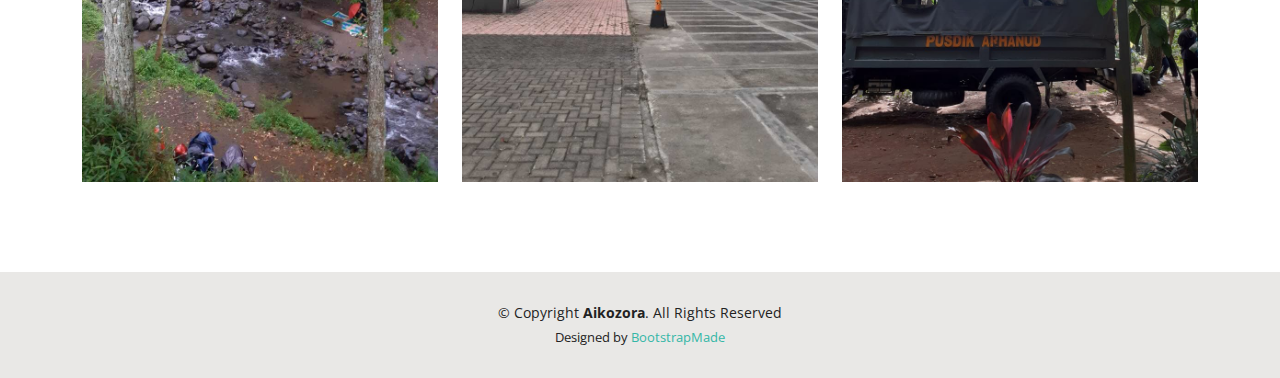
<file: portfolio.html>
<!DOCTYPE html>
<html lang="en">

<head>
  <meta charset="utf-8">
  <meta content="width=device-width, initial-scale=1.0" name="viewport">

  <title>Ivana Aikozora</title>
  <meta content="" name="description">
  <meta content="" name="keywords">

  <!-- Favicons -->
  <link href="assets/img/favicon.png" rel="icon">
  <link href="assets/img/apple-touch-icon.png" rel="apple-touch-icon">

  <!-- Google Fonts -->
  <link href="https://fonts.googleapis.com/css?family=Open+Sans:300,300i,400,400i,600,600i,700,700i|Raleway:300,300i,400,400i,500,500i,600,600i,700,700i|Poppins:300,300i,400,400i,500,500i,600,600i,700,700i" rel="stylesheet">

  <!-- Vendor CSS Files -->
  <link href="assets/vendor/aos/aos.css" rel="stylesheet">
  <link href="assets/vendor/bootstrap/css/bootstrap.min.css" rel="stylesheet">
  <link href="assets/vendor/bootstrap-icons/bootstrap-icons.css" rel="stylesheet">
  <link href="assets/vendor/boxicons/css/boxicons.min.css" rel="stylesheet">
  <link href="assets/vendor/glightbox/css/glightbox.min.css" rel="stylesheet">
  <link href="assets/vendor/swiper/swiper-bundle.min.css" rel="stylesheet">

  <!-- Template Main CSS File -->
  <link href="assets/css/style.css" rel="stylesheet">

  <!-- =======================================================
  * Template Name: Kelly
  * Updated: Mar 10 2023 with Bootstrap v5.2.3
  * Template URL: https://bootstrapmade.com/kelly-free-bootstrap-cv-resume-html-template/
  * Author: BootstrapMade.com
  * License: https://bootstrapmade.com/license/
  ======================================================== -->
</head>

<body>

  <!-- ======= Header ======= -->
  <header id="header" class="fixed-top">
    <div class="container-fluid d-flex justify-content-between align-items-center">

      <h1 class="logo me-auto me-lg-0"><a href="index.html">Ivana Aikozora</a></h1>
      <!-- Uncomment below if you prefer to use an image logo -->
      <!-- <a href="index.html" class="logo"><img src="assets/img/logo.png" alt="" class="img-fluid"></a>-->

      <nav id="navbar" class="navbar order-last order-lg-0">
        <ul>
          <li><a href="index.html">Home</a></li>
          <li><a href="about.html">About</a></li>
          <li><a href="resume.html">Resume</a></li>
          <li><a href="services.html">Services</a></li>
          <li><a class="active" href="portfolio.html">Portfolio</a></li>
          <li><a href="contact.html">Contact</a></li>
        </ul>
        <i class="bi bi-list mobile-nav-toggle"></i>
      </nav><!-- .navbar -->

      <div class="header-social-links">
        <a href="#" class="twitter"><i class="bi bi-twitter"></i></a>
        <a href="#" class="facebook"><i class="bi bi-facebook"></i></a>
        <a href="#" class="instagram"><i class="bi bi-instagram"></i></a>
        <a href="#" class="linkedin"><i class="bi bi-linkedin"></i></i></a>
      </div>

    </div>

  </header><!-- End Header -->

  <main id="main">

    <!-- ======= Portfolio Section ======= -->
    <section id="portfolio" class="portfolio">
      <div class="container" data-aos="fade-up">

        <div class="section-title">
          <h2>Portfolio</h2>
          <p>The following are the results of some of the photos that I have produced:</p>
        </div>

        <div class="row" data-aos="fade-up" data-aos-delay="100">
          <div class="col-lg-12 d-flex justify-content-center">
            <ul id="portfolio-flters">
              <li data-filter="*" class="filter-active">All</li>
              <li data-filter=".filter-app">App</li>
              <li data-filter=".filter-card">Card</li>
              <li data-filter=".filter-web">Web</li>
            </ul>
          </div>
        </div>

        <div class="row portfolio-container" data-aos="fade-up" data-aos-delay="200">

          <div class="col-lg-4 col-md-6 portfolio-item filter-app">
            <div class="portfolio-wrap">
              <img src="assets/img/portfolio/portfolio-1.jpg" class="img-fluid" alt="">
              <div class="portfolio-info">
                <h4>App 1</h4>
                <p>App</p>
                <div class="portfolio-links">
                  <a href="assets/img/portfolio/portfolio-1.jpg" data-gallery="portfolioGallery" class="portfolio-lightbox" title="App 1"><i class="bx bx-plus"></i></a>
                  <a href="portfolio-details.html" class="portfolio-details-lightbox" data-glightbox="type: external" title="Portfolio Details"><i class="bx bx-link"></i></a>
                </div>
              </div>
            </div>
          </div>

          <div class="col-lg-4 col-md-6 portfolio-item filter-web">
            <div class="portfolio-wrap">
              <img src="assets/img/portfolio/portfolio-2.jpg" class="img-fluid" alt="">
              <div class="portfolio-info">
                <h4>Web 3</h4>
                <p>Web</p>
                <div class="portfolio-links">
                  <a href="assets/img/portfolio/portfolio-2.jpg" data-gallery="portfolioGallery" class="portfolio-lightbox" title="Web 3"><i class="bx bx-plus"></i></a>
                  <a href="portfolio-details.html" class="portfolio-details-lightbox" data-glightbox="type: external" title="Portfolio Details"><i class="bx bx-link"></i></a>
                </div>
              </div>
            </div>
          </div>

          <div class="col-lg-4 col-md-6 portfolio-item filter-app">
            <div class="portfolio-wrap">
              <img src="assets/img/portfolio/portfolio-3.jpg" class="img-fluid" alt="">
              <div class="portfolio-info">
                <h4>App 2</h4>
                <p>App</p>
                <div class="portfolio-links">
                  <a href="assets/img/portfolio/portfolio-3.jpg" data-gallery="portfolioGallery" class="portfolio-lightbox" title="App 2"><i class="bx bx-plus"></i></a>
                  <a href="portfolio-details.html" class="portfolio-details-lightbox" data-glightbox="type: external" title="Portfolio Details"><i class="bx bx-link"></i></a>
                </div>
              </div>
            </div>
          </div>

          <div class="col-lg-4 col-md-6 portfolio-item filter-card">
            <div class="portfolio-wrap">
              <img src="assets/img/portfolio/portfolio-4.jpg" class="img-fluid" alt="">
              <div class="portfolio-info">
                <h4>Card 2</h4>
                <p>Card</p>
                <div class="portfolio-links">
                  <a href="assets/img/portfolio/portfolio-4.jpg" data-gallery="portfolioGallery" class="portfolio-lightbox" title="Card 2"><i class="bx bx-plus"></i></a>
                  <a href="portfolio-details.html" class="portfolio-details-lightbox" data-glightbox="type: external" title="Portfolio Details"><i class="bx bx-link"></i></a>
                </div>
              </div>
            </div>
          </div>

          <div class="col-lg-4 col-md-6 portfolio-item filter-web">
            <div class="portfolio-wrap">
              <img src="assets/img/portfolio/portfolio-5.jpg" class="img-fluid" alt="">
              <div class="portfolio-info">
                <h4>Web 2</h4>
                <p>Web</p>
                <div class="portfolio-links">
                  <a href="assets/img/portfolio/portfolio-5.jpg" data-gallery="portfolioGallery" class="portfolio-lightbox" title="Web 2"><i class="bx bx-plus"></i></a>
                  <a href="portfolio-details.html" class="portfolio-details-lightbox" data-glightbox="type: external" title="Portfolio Details"><i class="bx bx-link"></i></a>
                </div>
              </div>
            </div>
          </div>

          <div class="col-lg-4 col-md-6 portfolio-item filter-app">
            <div class="portfolio-wrap">
              <img src="assets/img/portfolio/portfolio-6.jpg" class="img-fluid" alt="">
              <div class="portfolio-info">
                <h4>App 3</h4>
                <p>App</p>
                <div class="portfolio-links">
                  <a href="assets/img/portfolio/portfolio-6.jpg" data-gallery="portfolioGallery" class="portfolio-lightbox" title="App 3"><i class="bx bx-plus"></i></a>
                  <a href="portfolio-details.html" class="portfolio-details-lightbox" data-glightbox="type: external" title="Portfolio Details"><i class="bx bx-link"></i></a>
                </div>
              </div>
            </div>
          </div>

          <div class="col-lg-4 col-md-6 portfolio-item filter-card">
            <div class="portfolio-wrap">
              <img src="assets/img/portfolio/portfolio-7.jpg" class="img-fluid" alt="">
              <div class="portfolio-info">
                <h4>Card 1</h4>
                <p>Card</p>
                <div class="portfolio-links">
                  <a href="assets/img/portfolio/portfolio-7.jpg" data-gallery="portfolioGallery" class="portfolio-lightbox" title="Card 1"><i class="bx bx-plus"></i></a>
                  <a href="portfolio-details.html" class="portfolio-details-lightbox" data-glightbox="type: external" title="Portfolio Details"><i class="bx bx-link"></i></a>
                </div>
              </div>
            </div>
          </div>

          <div class="col-lg-4 col-md-6 portfolio-item filter-card">
            <div class="portfolio-wrap">
              <img src="assets/img/portfolio/portfolio-8.jpg" class="img-fluid" alt="">
              <div class="portfolio-info">
                <h4>Card 3</h4>
                <p>Card</p>
                <div class="portfolio-links">
                  <a href="assets/img/portfolio/portfolio-8.jpg" data-gallery="portfolioGallery" class="portfolio-lightbox" title="Card 3"><i class="bx bx-plus"></i></a>
                  <a href="portfolio-details.html" class="portfolio-details-lightbox" data-glightbox="type: external" title="Portfolio Details"><i class="bx bx-link"></i></a>
                </div>
              </div>
            </div>
          </div>

          <div class="col-lg-4 col-md-6 portfolio-item filter-web">
            <div class="portfolio-wrap">
              <img src="assets/img/portfolio/portfolio-9.jpg" class="img-fluid" alt="">
              <div class="portfolio-info">
                <h4>Web 3</h4>
                <p>Web</p>
                <div class="portfolio-links">
                  <a href="assets/img/portfolio/portfolio-9.jpg" data-gallery="portfolioGallery" class="portfolio-lightbox" title="Web 3"><i class="bx bx-plus"></i></a>
                  <a href="portfolio-details.html" class="portfolio-details-lightbox" data-glightbox="type: external" title="Portfolio Details"><i class="bx bx-link"></i></a>
                </div>
              </div>
            </div>
          </div>

        </div>

      </div>
    </section><!-- End Portfolio Section -->

  </main><!-- End #main -->

  <!-- ======= Footer ======= -->
  <footer id="footer">
    <div class="container">
      <div class="copyright">
        &copy; Copyright <strong><span>Aikozora</span></strong>. All Rights Reserved
      </div>
      <div class="credits">
        <!-- All the links in the footer should remain intact. -->
        <!-- You can delete the links only if you purchased the pro version. -->
        <!-- Licensing information: https://bootstrapmade.com/license/ -->
        <!-- Purchase the pro version with working PHP/AJAX contact form: https://bootstrapmade.com/kelly-free-bootstrap-cv-resume-html-template/ -->
        Designed by <a href="https://bootstrapmade.com/">BootstrapMade</a>
      </div>
    </div>
  </footer><!-- End  Footer -->

  <div id="preloader"></div>
  <a href="#" class="back-to-top d-flex align-items-center justify-content-center"><i class="bi bi-arrow-up-short"></i></a>

  <!-- Vendor JS Files -->
  <script src="assets/vendor/purecounter/purecounter_vanilla.js"></script>
  <script src="assets/vendor/aos/aos.js"></script>
  <script src="assets/vendor/bootstrap/js/bootstrap.bundle.min.js"></script>
  <script src="assets/vendor/glightbox/js/glightbox.min.js"></script>
  <script src="assets/vendor/isotope-layout/isotope.pkgd.min.js"></script>
  <script src="assets/vendor/swiper/swiper-bundle.min.js"></script>
  <script src="assets/vendor/waypoints/noframework.waypoints.js"></script>
  <script src="assets/vendor/php-email-form/validate.js"></script>

  <!-- Template Main JS File -->
  <script src="assets/js/main.js"></script>

</body>

</html>
</file>
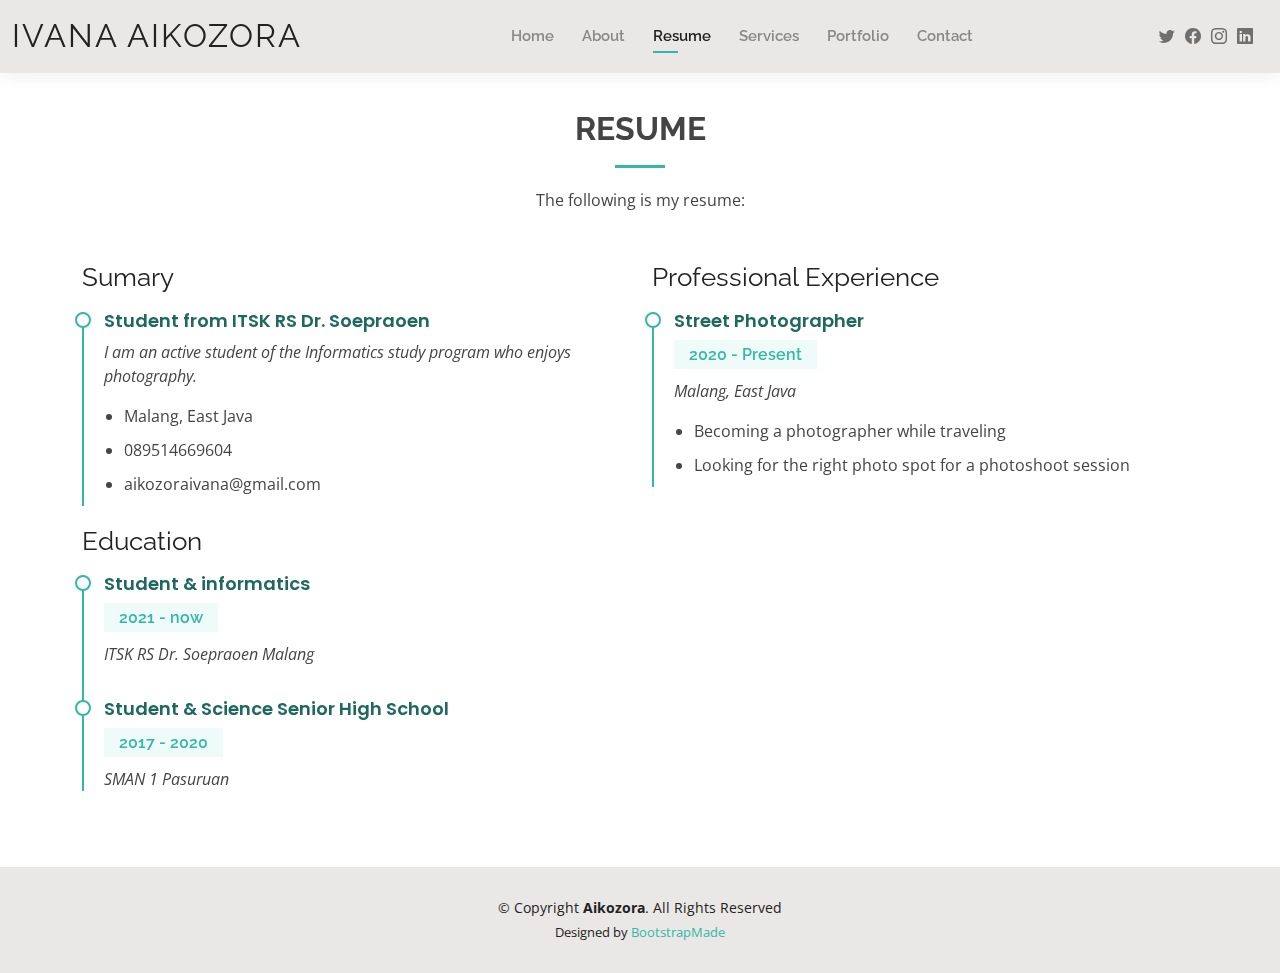
<file: resume.html>
<!DOCTYPE html>
<html lang="en">

<head>
  <meta charset="utf-8">
  <meta content="width=device-width, initial-scale=1.0" name="viewport">

  <title>Ivana Aikozora</title>
  <meta content="" name="description">
  <meta content="" name="keywords">

  <!-- Favicons -->
  <link href="assets/img/favicon.png" rel="icon">
  <link href="assets/img/apple-touch-icon.png" rel="apple-touch-icon">

  <!-- Google Fonts -->
  <link href="https://fonts.googleapis.com/css?family=Open+Sans:300,300i,400,400i,600,600i,700,700i|Raleway:300,300i,400,400i,500,500i,600,600i,700,700i|Poppins:300,300i,400,400i,500,500i,600,600i,700,700i" rel="stylesheet">

  <!-- Vendor CSS Files -->
  <link href="assets/vendor/aos/aos.css" rel="stylesheet">
  <link href="assets/vendor/bootstrap/css/bootstrap.min.css" rel="stylesheet">
  <link href="assets/vendor/bootstrap-icons/bootstrap-icons.css" rel="stylesheet">
  <link href="assets/vendor/boxicons/css/boxicons.min.css" rel="stylesheet">
  <link href="assets/vendor/glightbox/css/glightbox.min.css" rel="stylesheet">
  <link href="assets/vendor/swiper/swiper-bundle.min.css" rel="stylesheet">

  <!-- Template Main CSS File -->
  <link href="assets/css/style.css" rel="stylesheet">

  <!-- =======================================================
  * Template Name: Kelly
  * Updated: Mar 10 2023 with Bootstrap v5.2.3
  * Template URL: https://bootstrapmade.com/kelly-free-bootstrap-cv-resume-html-template/
  * Author: BootstrapMade.com
  * License: https://bootstrapmade.com/license/
  ======================================================== -->
</head>

<body>

  <!-- ======= Header ======= -->
  <header id="header" class="fixed-top">
    <div class="container-fluid d-flex justify-content-between align-items-center">

      <h1 class="logo me-auto me-lg-0"><a href="index.html">Ivana Aikozora</a></h1>
      <!-- Uncomment below if you prefer to use an image logo -->
      <!-- <a href="index.html" class="logo"><img src="assets/img/logo.png" alt="" class="img-fluid"></a>-->

      <nav id="navbar" class="navbar order-last order-lg-0">
        <ul>
          <li><a href="index.html">Home</a></li>
          <li><a href="about.html">About</a></li>
          <li><a class="active" href="resume.html">Resume</a></li>
          <li><a href="services.html">Services</a></li>
          <li><a href="portfolio.html">Portfolio</a></li>
          <li><a href="contact.html">Contact</a></li>
        </ul>
        <i class="bi bi-list mobile-nav-toggle"></i>
      </nav><!-- .navbar -->

      <div class="header-social-links">
        <a href="#" class="twitter"><i class="bi bi-twitter"></i></a>
        <a href="#" class="facebook"><i class="bi bi-facebook"></i></a>
        <a href="#" class="instagram"><i class="bi bi-instagram"></i></a>
        <a href="#" class="linkedin"><i class="bi bi-linkedin"></i></i></a>
      </div>

    </div>

  </header><!-- End Header -->

  <main id="main">

    <!-- ======= Resume Section ======= -->
    <section id="resume" class="resume">
      <div class="container" data-aos="fade-up">

        <div class="section-title">
          <h2>Resume</h2>
          <p>The following is my resume: </p>
        </div>

        <div class="row">
          <div class="col-lg-6">
            <h3 class="resume-title">Sumary</h3>
            <div class="resume-item pb-0">
              <h4>Student from ITSK RS Dr. Soepraoen</h4>
              <p><em>I am an active student of the Informatics study program who enjoys photography.</em></p>
              <p>
              <ul>
                <li>Malang, East Java</li>
                <li>089514669604</li>
                <li>aikozoraivana@gmail.com</li>
              </ul>
              </p>
            </div>

            <h3 class="resume-title">Education</h3>
            <div class="resume-item">
              <h4>Student &amp; informatics</h4>
              <h5>2021 - now</h5>
              <p><em>ITSK RS Dr. Soepraoen Malang</em></p>
               </div>
            <div class="resume-item">
              <h4>Student &amp; Science Senior High School </h4>
              <h5>2017 - 2020</h5>
              <p><em>SMAN 1 Pasuruan</em></p>
              </div>
          </div>
          <div class="col-lg-6">
            <h3 class="resume-title">Professional Experience</h3>
            <div class="resume-item">
              <h4>Street Photographer </h4>
              <h5>2020 - Present</h5>
              <p><em>Malang, East Java </em></p>
              <p>
              <ul>
                <li>Becoming a photographer while traveling</li>
                <li>Looking for the right photo spot for a photoshoot session </li>
                
              </ul>
              </p>
            </div>
            
          </div>
        </div>

      </div>
    </section><!-- End Resume Section -->

  </main><!-- End #main -->

  <!-- ======= Footer ======= -->
  <footer id="footer">
    <div class="container">
      <div class="copyright">
        &copy; Copyright <strong><span>Aikozora</span></strong>. All Rights Reserved
      </div>
      <div class="credits">
        <!-- All the links in the footer should remain intact. -->
        <!-- You can delete the links only if you purchased the pro version. -->
        <!-- Licensing information: https://bootstrapmade.com/license/ -->
        <!-- Purchase the pro version with working PHP/AJAX contact form: https://bootstrapmade.com/kelly-free-bootstrap-cv-resume-html-template/ -->
        Designed by <a href="https://bootstrapmade.com/">BootstrapMade</a>
      </div>
    </div>
  </footer><!-- End  Footer -->

  <div id="preloader"></div>
  <a href="#" class="back-to-top d-flex align-items-center justify-content-center"><i class="bi bi-arrow-up-short"></i></a>

  <!-- Vendor JS Files -->
  <script src="assets/vendor/purecounter/purecounter_vanilla.js"></script>
  <script src="assets/vendor/aos/aos.js"></script>
  <script src="assets/vendor/bootstrap/js/bootstrap.bundle.min.js"></script>
  <script src="assets/vendor/glightbox/js/glightbox.min.js"></script>
  <script src="assets/vendor/isotope-layout/isotope.pkgd.min.js"></script>
  <script src="assets/vendor/swiper/swiper-bundle.min.js"></script>
  <script src="assets/vendor/waypoints/noframework.waypoints.js"></script>
  <script src="assets/vendor/php-email-form/validate.js"></script>

  <!-- Template Main JS File -->
  <script src="assets/js/main.js"></script>

</body>

</html>
</file>
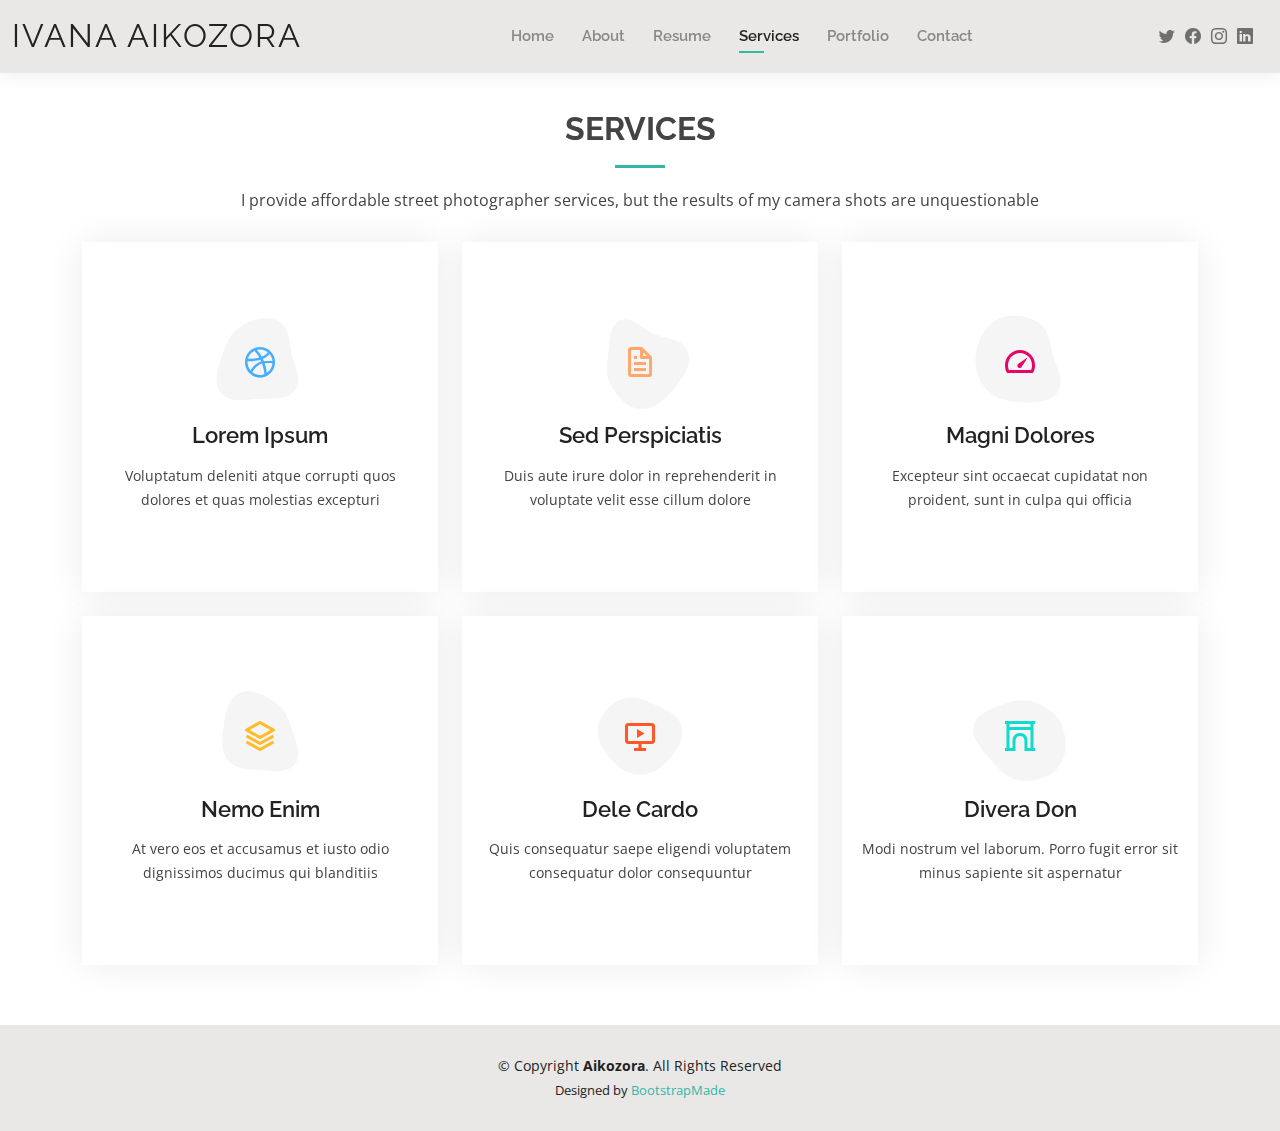
<file: services.html>
<!DOCTYPE html>
<html lang="en">

<head>
  <meta charset="utf-8">
  <meta content="width=device-width, initial-scale=1.0" name="viewport">

  <title>Ivana Aikozora</title>
  <meta content="" name="description">
  <meta content="" name="keywords">

  <!-- Favicons -->
  <link href="assets/img/favicon.png" rel="icon">
  <link href="assets/img/apple-touch-icon.png" rel="apple-touch-icon">

  <!-- Google Fonts -->
  <link href="https://fonts.googleapis.com/css?family=Open+Sans:300,300i,400,400i,600,600i,700,700i|Raleway:300,300i,400,400i,500,500i,600,600i,700,700i|Poppins:300,300i,400,400i,500,500i,600,600i,700,700i" rel="stylesheet">

  <!-- Vendor CSS Files -->
  <link href="assets/vendor/aos/aos.css" rel="stylesheet">
  <link href="assets/vendor/bootstrap/css/bootstrap.min.css" rel="stylesheet">
  <link href="assets/vendor/bootstrap-icons/bootstrap-icons.css" rel="stylesheet">
  <link href="assets/vendor/boxicons/css/boxicons.min.css" rel="stylesheet">
  <link href="assets/vendor/glightbox/css/glightbox.min.css" rel="stylesheet">
  <link href="assets/vendor/swiper/swiper-bundle.min.css" rel="stylesheet">

  <!-- Template Main CSS File -->
  <link href="assets/css/style.css" rel="stylesheet">

  <!-- =======================================================
  * Template Name: Kelly
  * Updated: Mar 10 2023 with Bootstrap v5.2.3
  * Template URL: https://bootstrapmade.com/kelly-free-bootstrap-cv-resume-html-template/
  * Author: BootstrapMade.com
  * License: https://bootstrapmade.com/license/
  ======================================================== -->
</head>

<body>

  <!-- ======= Header ======= -->
  <header id="header" class="fixed-top">
    <div class="container-fluid d-flex justify-content-between align-items-center">

      <h1 class="logo me-auto me-lg-0"><a href="index.html">Ivana Aikozora</a></h1>
      <!-- Uncomment below if you prefer to use an image logo -->
      <!-- <a href="index.html" class="logo"><img src="assets/img/logo.png" alt="" class="img-fluid"></a>-->

      <nav id="navbar" class="navbar order-last order-lg-0">
        <ul>
          <li><a href="index.html">Home</a></li>
          <li><a href="about.html">About</a></li>
          <li><a href="resume.html">Resume</a></li>
          <li><a class="active" href="services.html">Services</a></li>
          <li><a href="portfolio.html">Portfolio</a></li>
          <li><a href="contact.html">Contact</a></li>
        </ul>
        <i class="bi bi-list mobile-nav-toggle"></i>
      </nav><!-- .navbar -->

      <div class="header-social-links">
        <a href="#" class="twitter"><i class="bi bi-twitter"></i></a>
        <a href="#" class="facebook"><i class="bi bi-facebook"></i></a>
        <a href="#" class="instagram"><i class="bi bi-instagram"></i></a>
        <a href="#" class="linkedin"><i class="bi bi-linkedin"></i></i></a>
      </div>

    </div>

  </header><!-- End Header -->

  <main id="main">

    <!-- ======= Services Section ======= -->
    <section id="services" class="services">
      <div class="container" data-aos="fade-up">

        <div class="section-title">
          <h2>Services</h2>
          <p>I provide affordable street photographer services, but the results of my camera shots are unquestionable</p>
        </div>

        <div class="row">
          <div class="col-lg-4 col-md-6 d-flex align-items-stretch" data-aos="zoom-in" data-aos-delay="100">
            <div class="icon-box iconbox-blue">
              <div class="icon">
                <svg width="100" height="100" viewBox="0 0 600 600" xmlns="http://www.w3.org/2000/svg">
                  <path stroke="none" stroke-width="0" fill="#f5f5f5" d="M300,521.0016835830174C376.1290562159157,517.8887921683347,466.0731472004068,529.7835943286574,510.70327084640275,468.03025145048787C554.3714126377745,407.6079735673963,508.03601936045806,328.9844924480964,491.2728898941984,256.3432110539036C474.5976632858925,184.082847569629,479.9380746630129,96.60480741107993,416.23090153303,58.64404602377083C348.86323505073057,18.502131276798302,261.93793281208167,40.57373210992963,193.5410806939664,78.93577620505333C130.42746243093433,114.334589627462,98.30271207620316,179.96522072025542,76.75703585869454,249.04625023123273C51.97151888228291,328.5150500222984,13.704378332031375,421.85034740162234,66.52175969318436,486.19268352777647C119.04800174914682,550.1803526380478,217.28368757567262,524.383925680826,300,521.0016835830174"></path>
                </svg>
                <i class="bx bxl-dribbble"></i>
              </div>
              <h4><a href="">Lorem Ipsum</a></h4>
              <p>Voluptatum deleniti atque corrupti quos dolores et quas molestias excepturi</p>
            </div>
          </div>

          <div class="col-lg-4 col-md-6 d-flex align-items-stretch mt-4 mt-md-0" data-aos="zoom-in" data-aos-delay="200">
            <div class="icon-box iconbox-orange ">
              <div class="icon">
                <svg width="100" height="100" viewBox="0 0 600 600" xmlns="http://www.w3.org/2000/svg">
                  <path stroke="none" stroke-width="0" fill="#f5f5f5" d="M300,582.0697525312426C382.5290701553225,586.8405444964366,449.9789794690241,525.3245884688669,502.5850820975895,461.55621195738473C556.606425686781,396.0723002908107,615.8543463187945,314.28637112970534,586.6730223649479,234.56875336149918C558.9533121215079,158.8439757836574,454.9685369536778,164.00468322053177,381.49747125262974,130.76875717737553C312.15926192815925,99.40240125094834,248.97055460311594,18.661163978235184,179.8680185752513,50.54337015887873C110.5421016452524,82.52863877960104,119.82277516462835,180.83849132639028,109.12597500060166,256.43424936330496C100.08760227029461,320.3096726198365,92.17705696193138,384.0621239912766,124.79988738764834,439.7174275375508C164.83382741302287,508.01625554203684,220.96474134820875,577.5009287672846,300,582.0697525312426"></path>
                </svg>
                <i class="bx bx-file"></i>
              </div>
              <h4><a href="">Sed Perspiciatis</a></h4>
              <p>Duis aute irure dolor in reprehenderit in voluptate velit esse cillum dolore</p>
            </div>
          </div>

          <div class="col-lg-4 col-md-6 d-flex align-items-stretch mt-4 mt-lg-0" data-aos="zoom-in" data-aos-delay="300">
            <div class="icon-box iconbox-pink">
              <div class="icon">
                <svg width="100" height="100" viewBox="0 0 600 600" xmlns="http://www.w3.org/2000/svg">
                  <path stroke="none" stroke-width="0" fill="#f5f5f5" d="M300,541.5067337569781C382.14930387511276,545.0595476570109,479.8736841581634,548.3450877840088,526.4010558755058,480.5488172755941C571.5218469581645,414.80211281144784,517.5187510058486,332.0715597781072,496.52539010469104,255.14436215662573C477.37192572678356,184.95920475031193,473.57363656557914,105.61284051026155,413.0603344069578,65.22779650032875C343.27470386102294,18.654635553484475,251.2091493199835,5.337323636656869,175.0934190732945,40.62881213300186C97.87086631185822,76.43348514350839,51.98124368387456,156.15599469081315,36.44837278890362,239.84606092416172C21.716077023791087,319.22268207091537,43.775223500013084,401.1760424656574,96.891909868211,461.97329694683043C147.22146801428983,519.5804099606455,223.5754009179313,538.201503339737,300,541.5067337569781"></path>
                </svg>
                <i class="bx bx-tachometer"></i>
              </div>
              <h4><a href="">Magni Dolores</a></h4>
              <p>Excepteur sint occaecat cupidatat non proident, sunt in culpa qui officia</p>
            </div>
          </div>

          <div class="col-lg-4 col-md-6 d-flex align-items-stretch mt-4" data-aos="zoom-in" data-aos-delay="100">
            <div class="icon-box iconbox-yellow">
              <div class="icon">
                <svg width="100" height="100" viewBox="0 0 600 600" xmlns="http://www.w3.org/2000/svg">
                  <path stroke="none" stroke-width="0" fill="#f5f5f5" d="M300,503.46388370962813C374.79870501325706,506.71871716319447,464.8034551963731,527.1746412648533,510.4981551193396,467.86667711651364C555.9287308511215,408.9015244558933,512.6030010748507,327.5744911775523,490.211057578863,256.5855673507754C471.097692560561,195.9906835881958,447.69079081568157,138.11976852964426,395.19560036434837,102.3242989838813C329.3053358748298,57.3949838291264,248.02791733380457,8.279543830951368,175.87071277845988,42.242879143198664C103.41431057327972,76.34704239035025,93.79494320519305,170.9812938413882,81.28167332365135,250.07896920659033C70.17666984294237,320.27484674793965,64.84698225790005,396.69656628748305,111.28512138212992,450.4950937839243C156.20124167950087,502.5303643271138,231.32542653798444,500.4755392045468,300,503.46388370962813"></path>
                </svg>
                <i class="bx bx-layer"></i>
              </div>
              <h4><a href="">Nemo Enim</a></h4>
              <p>At vero eos et accusamus et iusto odio dignissimos ducimus qui blanditiis</p>
            </div>
          </div>

          <div class="col-lg-4 col-md-6 d-flex align-items-stretch mt-4" data-aos="zoom-in" data-aos-delay="200">
            <div class="icon-box iconbox-red">
              <div class="icon">
                <svg width="100" height="100" viewBox="0 0 600 600" xmlns="http://www.w3.org/2000/svg">
                  <path stroke="none" stroke-width="0" fill="#f5f5f5" d="M300,532.3542879108572C369.38199826031484,532.3153073249985,429.10787420159085,491.63046689027357,474.5244479745417,439.17860296908856C522.8885846962883,383.3225815378663,569.1668002868075,314.3205725914397,550.7432151929288,242.7694973846089C532.6665558377875,172.5657663291529,456.2379748765914,142.6223662098291,390.3689995646985,112.34683881706744C326.66090330228417,83.06452184765237,258.84405631176094,53.51806209861945,193.32584062364296,78.48882559362697C121.61183558270385,105.82097193414197,62.805066853699245,167.19869350419734,48.57481801355237,242.6138429142374C34.843463184063346,315.3850353017275,76.69343916112496,383.4422959591041,125.22947124332185,439.3748458443577C170.7312796277747,491.8107796887764,230.57421082200815,532.3932930995766,300,532.3542879108572"></path>
                </svg>
                <i class="bx bx-slideshow"></i>
              </div>
              <h4><a href="">Dele Cardo</a></h4>
              <p>Quis consequatur saepe eligendi voluptatem consequatur dolor consequuntur</p>
            </div>
          </div>

          <div class="col-lg-4 col-md-6 d-flex align-items-stretch mt-4" data-aos="zoom-in" data-aos-delay="300">
            <div class="icon-box iconbox-teal">
              <div class="icon">
                <svg width="100" height="100" viewBox="0 0 600 600" xmlns="http://www.w3.org/2000/svg">
                  <path stroke="none" stroke-width="0" fill="#f5f5f5" d="M300,566.797414625762C385.7384707136149,576.1784315230908,478.7894351017131,552.8928747891023,531.9192734346935,484.94944893311C584.6109503024035,417.5663521118492,582.489472248146,322.67544863468447,553.9536738515405,242.03673114598146C529.1557734026468,171.96086150256528,465.24506316201064,127.66468636344209,395.9583748389544,100.7403814666027C334.2173773831606,76.7482773500951,269.4350130405921,84.62216499799875,207.1952322260088,107.2889140133804C132.92018162631612,134.33871894543012,41.79353780512637,160.00259165414826,22.644507872594943,236.69541883565114C3.319112789854554,314.0945973066697,72.72355303640163,379.243833228382,124.04198916343866,440.3218312028393C172.9286146004772,498.5055451809895,224.45579914871206,558.5317968840102,300,566.797414625762"></path>
                </svg>
                <i class="bx bx-arch"></i>
              </div>
              <h4><a href="">Divera Don</a></h4>
              <p>Modi nostrum vel laborum. Porro fugit error sit minus sapiente sit aspernatur</p>
            </div>
          </div>

        </div>

      </div>
    </section><!-- End Services Section -->

  </main><!-- End #main -->

  <!-- ======= Footer ======= -->
  <footer id="footer">
    <div class="container">
      <div class="copyright">
        &copy; Copyright <strong><span>Aikozora</span></strong>. All Rights Reserved
      </div>
      <div class="credits">
        <!-- All the links in the footer should remain intact. -->
        <!-- You can delete the links only if you purchased the pro version. -->
        <!-- Licensing information: https://bootstrapmade.com/license/ -->
        <!-- Purchase the pro version with working PHP/AJAX contact form: https://bootstrapmade.com/kelly-free-bootstrap-cv-resume-html-template/ -->
        Designed by <a href="https://bootstrapmade.com/">BootstrapMade</a>
      </div>
    </div>
  </footer><!-- End  Footer -->

  <div id="preloader"></div>
  <a href="#" class="back-to-top d-flex align-items-center justify-content-center"><i class="bi bi-arrow-up-short"></i></a>

  <!-- Vendor JS Files -->
  <script src="assets/vendor/purecounter/purecounter_vanilla.js"></script>
  <script src="assets/vendor/aos/aos.js"></script>
  <script src="assets/vendor/bootstrap/js/bootstrap.bundle.min.js"></script>
  <script src="assets/vendor/glightbox/js/glightbox.min.js"></script>
  <script src="assets/vendor/isotope-layout/isotope.pkgd.min.js"></script>
  <script src="assets/vendor/swiper/swiper-bundle.min.js"></script>
  <script src="assets/vendor/waypoints/noframework.waypoints.js"></script>
  <script src="assets/vendor/php-email-form/validate.js"></script>

  <!-- Template Main JS File -->
  <script src="assets/js/main.js"></script>

</body>

</html>
</file>
<file: assets/css/style.css>
/**
* Template Name: Kelly
* Updated: Mar 10 2023 with Bootstrap v5.2.3
* Template URL: https://bootstrapmade.com/kelly-free-bootstrap-cv-resume-html-template/
* Author: BootstrapMade.com
* License: https://bootstrapmade.com/license/
*/

/*--------------------------------------------------------------
# General
--------------------------------------------------------------*/
body {
  font-family: "Open Sans", sans-serif;
  color: #444444;
}

a {
  color: #34b7a7;
  text-decoration: none;
}

a:hover {
  color: #51cdbe;
  text-decoration: none;
}

h1,
h2,
h3,
h4,
h5,
h6 {
  font-family: "Raleway", sans-serif;
}

#main {
  margin-top: 50px;
}

@media (max-width: 992px) {
  #main {
    margin-top: 30px;
  }
}

/*--------------------------------------------------------------
# Preloader
--------------------------------------------------------------*/
#preloader {
  position: fixed;
  top: 0;
  left: 0;
  right: 0;
  bottom: 0;
  z-index: 9999;
  overflow: hidden;
  background: #fff;
}

#preloader:before {
  content: "";
  position: fixed;
  top: calc(50% - 30px);
  left: calc(50% - 30px);
  border: 6px solid #34b7a7;
  border-top-color: #dcf5f2;
  border-radius: 50%;
  width: 60px;
  height: 60px;
  animation: animate-preloader 1s linear infinite;
}

@keyframes animate-preloader {
  0% {
    transform: rotate(0deg);
  }

  100% {
    transform: rotate(360deg);
  }
}

/*--------------------------------------------------------------
# Back to top button
--------------------------------------------------------------*/
.back-to-top {
  position: fixed;
  visibility: hidden;
  opacity: 0;
  right: 15px;
  bottom: 15px;
  z-index: 996;
  background: #34b7a7;
  width: 40px;
  height: 40px;
  border-radius: 50px;
  transition: all 0.4s;
}

.back-to-top i {
  font-size: 24px;
  color: #fff;
  line-height: 0;
}

.back-to-top:hover {
  background: #49cbbb;
  color: #fff;
}

.back-to-top.active {
  visibility: visible;
  opacity: 1;
}

/*--------------------------------------------------------------
# Header
--------------------------------------------------------------*/
#header {
  background: #e9e8e6;
  box-shadow: 0px 0px 25px 0 rgba(0, 0, 0, 0.08);
  z-index: 997;
  padding: 15px 0;
}

#header .logo {
  font-size: 32px;
  margin: 0;
  padding: 0;
  line-height: 1;
  font-weight: 400;
  letter-spacing: 2px;
  text-transform: uppercase;
}

#header .logo a {
  color: #222222;
}

#header .logo img {
  max-height: 40px;
}

@media (max-width: 992px) {
  #header .logo {
    font-size: 28px;
  }
}

/*--------------------------------------------------------------
# Header Social Links
--------------------------------------------------------------*/
.header-social-links {
  padding-right: 15px;
}

.header-social-links a {
  color: #6f6f6f;
  padding-left: 6px;
  display: inline-block;
  line-height: 0px;
  transition: 0.3s;
  font-size: 16px;
}

.header-social-links a:hover {
  color: #34b7a7;
}

/*--------------------------------------------------------------
# Navigation Menu
--------------------------------------------------------------*/
/**
* Desktop Navigation 
*/
.navbar {
  padding: 0;
}

.navbar ul {
  margin: 0;
  padding: 0;
  display: flex;
  list-style: none;
  align-items: center;
}

.navbar li {
  position: relative;
  padding: 10px 0 10px 28px;
}

.navbar a,
.navbar a:focus {
  display: flex;
  align-items: center;
  justify-content: space-between;
  font-family: "Raleway", sans-serif;
  font-size: 15px;
  font-weight: 600;
  color: #888888;
  white-space: nowrap;
  transition: 0.3s;
  position: relative;
}

.navbar a i,
.navbar a:focus i {
  font-size: 12px;
  line-height: 0;
  margin-left: 5px;
}

.navbar > ul > li > a:before {
  content: "";
  position: absolute;
  width: 0;
  height: 2px;
  bottom: -5px;
  left: 0;
  background-color: #34b7a7;
  visibility: hidden;
  width: 0px;
  transition: all 0.3s ease-in-out 0s;
}

.navbar a:hover:before,
.navbar li:hover > a:before,
.navbar .active:before {
  visibility: visible;
  width: 25px;
}

.navbar a:hover,
.navbar .active,
.navbar .active:focus,
.navbar li:hover > a {
  color: #222222;
}

.navbar .dropdown ul {
  display: block;
  position: absolute;
  left: 14px;
  top: calc(100% + 30px);
  margin: 0;
  padding: 10px 0;
  z-index: 99;
  opacity: 0;
  visibility: hidden;
  background: #fff;
  box-shadow: 0px 0px 30px rgba(127, 137, 161, 0.25);
  transition: 0.3s;
  border-radius: 4px;
}

.navbar .dropdown ul li {
  min-width: 200px;
  padding: 0;
}

.navbar .dropdown ul a {
  padding: 10px 20px;
  font-size: 15px;
  text-transform: none;
  font-weight: 600;
}

.navbar .dropdown ul a i {
  font-size: 12px;
}

.navbar .dropdown ul a:hover,
.navbar .dropdown ul .active:hover,
.navbar .dropdown ul li:hover > a {
  color: #34b7a7;
}

.navbar .dropdown:hover > ul {
  opacity: 1;
  top: 100%;
  visibility: visible;
}

.navbar .dropdown .dropdown ul {
  top: 0;
  left: calc(100% - 30px);
  visibility: hidden;
}

.navbar .dropdown .dropdown:hover > ul {
  opacity: 1;
  top: 0;
  left: 100%;
  visibility: visible;
}

@media (max-width: 1366px) {
  .navbar .dropdown .dropdown ul {
    left: -90%;
  }

  .navbar .dropdown .dropdown:hover > ul {
    left: -100%;
  }
}

/**
* Mobile Navigation 
*/
.mobile-nav-toggle {
  color: #222222;
  font-size: 28px;
  cursor: pointer;
  display: none;
  line-height: 0;
  transition: 0.5s;
}

.mobile-nav-toggle.bi-x {
  color: #fff;
}

@media (max-width: 991px) {
  .mobile-nav-toggle {
    display: block;
  }

  .navbar ul {
    display: none;
  }
}

.navbar-mobile {
  position: fixed;
  overflow: hidden;
  top: 0;
  right: 0;
  left: 0;
  bottom: 0;
  background: rgba(9, 9, 9, 0.9);
  transition: 0.3s;
  z-index: 999;
}

.navbar-mobile .mobile-nav-toggle {
  position: absolute;
  top: 15px;
  right: 15px;
}

.navbar-mobile ul {
  display: block;
  position: absolute;
  top: 55px;
  right: 15px;
  bottom: 15px;
  left: 15px;
  padding: 10px 0;
  border-radius: 10px;
  background-color: #fff;
  overflow-y: auto;
  transition: 0.3s;
}

.navbar-mobile a,
.navbar-mobile a:focus {
  font-size: 15px;
  padding-right: 15px;
  color: #222222;
}

.navbar-mobile a:hover,
.navbar-mobile .active,
.navbar-mobile li:hover > a {
  color: #34b7a7;
}

.navbar-mobile .getstarted,
.navbar-mobile .getstarted:focus {
  margin: 15px;
}

.navbar-mobile .dropdown ul {
  position: static;
  display: none;
  margin: 10px 20px;
  padding: 10px 0;
  z-index: 99;
  opacity: 1;
  visibility: visible;
  background: #fff;
  box-shadow: 0px 0px 30px rgba(127, 137, 161, 0.25);
}

.navbar-mobile .dropdown ul li {
  min-width: 200px;
}

.navbar-mobile .dropdown ul a {
  padding: 10px 20px;
}

.navbar-mobile .dropdown ul a i {
  font-size: 12px;
}

.navbar-mobile .dropdown ul a:hover,
.navbar-mobile .dropdown ul .active:hover,
.navbar-mobile .dropdown ul li:hover > a {
  color: #34b7a7;
}

.navbar-mobile .dropdown > .dropdown-active {
  display: block;
}

/*--------------------------------------------------------------
# Hero Section
--------------------------------------------------------------*/
#hero {
  width: 100%;
  height: 100vh;
  background: url("../img/hero-bg.jpg") top right;
  background-size: cover;
}

#hero .container {
  padding-top: 70px;
  position: relative;
}

@media (max-width: 992px) {
  #hero .container {
    padding-top: 58px;
  }
}

#hero h1 {
  margin: 0;
  font-size: 48px;
  font-weight: 700;
  line-height: 56px;
  color: #ffffff;
}

#hero h2 {
  color: #ffffff;
  margin: 10px 0 0 0;
  font-size: 22px;
}

#hero .btn-about {
  font-family: "Raleway", sans-serif;
  text-transform: uppercase;
  font-weight: 600;
  font-size: 12px;
  letter-spacing: 1px;
  display: inline-block;
  padding: 12px 40px;
  border-radius: 50px;
  transition: 0.5s;
  margin-top: 30px;
  color: #fff;
  background: #34b7a7;
}

#hero .btn-about:hover {
  background: #3dc8b7;
}

@media (min-width: 1024px) {
  #hero {
    background-attachment: fixed;
  }
}

@media (max-width: 992px) {
  #hero:before {
    content: "";
    background: rgba(255, 255, 255, 0.8);
    position: absolute;
    bottom: 0;
    top: 0;
    left: 0;
    right: 0;
  }

  #hero h1 {
    font-size: 28px;
    line-height: 36px;
  }

  #hero h2 {
    font-size: 18px;
    line-height: 24px;
  }
}

/*--------------------------------------------------------------
# Sections General
--------------------------------------------------------------*/
section {
  padding: 60px 0;
}

.section-bg {
  background-color: #e7f8f6;
}

.section-title {
  text-align: center;
  padding-bottom: 30px;
}

.section-title h2 {
  font-size: 32px;
  font-weight: bold;
  text-transform: uppercase;
  margin-bottom: 20px;
  padding-bottom: 20px;
  position: relative;
}

.section-title h2::after {
  content: "";
  position: absolute;
  display: block;
  width: 50px;
  height: 3px;
  background: #34b7a7;
  bottom: 0;
  left: calc(50% - 25px);
}

.section-title p {
  margin-bottom: 0;
}

/*--------------------------------------------------------------
# Cta
--------------------------------------------------------------*/
.cta {
  background: linear-gradient(rgba(0, 0, 0, 0.6), rgba(0, 0, 0, 0.6)), url("../img/bg-1.jpg") fixed center center;
  background-size: cover;
  padding: 80px 0;
}

.cta h3 {
  color: #fff;
  font-size: 28px;
  font-weight: 700;
}

.cta p {
  color: #fff;
}

.cta .cta-btn {
  font-family: "Raleway", sans-serif;
  text-transform: uppercase;
  font-weight: 500;
  font-size: 16px;
  letter-spacing: 1px;
  display: inline-block;
  padding: 8px 20px;
  border-radius: 2px;
  transition: 0.5s;
  margin: 10px;
  border: 2px solid #fff;
  color: #fff;
}

.cta .cta-btn:hover {
  background: #34b7a7;
  border: 2px solid #34b7a7;
}

@media (max-width: 1024px) {
  .cta {
    background-attachment: scroll;
  }
}

@media (min-width: 769px) {
  .cta .cta-btn-container {
    display: flex;
    align-items: center;
    justify-content: flex-end;
  }
}

/*--------------------------------------------------------------
# About
--------------------------------------------------------------*/
.about .content h3 {
  font-weight: 700;
  font-size: 26px;
  color: #555555;
}

.about .content ul {
  list-style: none;
  padding: 0;
}

.about .content ul li {
  padding-bottom: 10px;
}

.about .content ul i {
  font-size: 20px;
  padding-right: 2px;
  color: #34b7a7;
}

.about .content p:last-child {
  margin-bottom: 0;
}

/*--------------------------------------------------------------
# Skills
--------------------------------------------------------------*/
.skills .progress {
  height: 60px;
  display: block;
  background: none;
  border-radius: 0;
}

.skills .progress .skill {
  padding: 10px 0;
  margin: 0 0 6px 0;
  text-transform: uppercase;
  display: block;
  font-weight: 600;
  font-family: "Poppins", sans-serif;
  color: #222222;
}

.skills .progress .skill .val {
  float: right;
  font-style: normal;
}

.skills .progress-bar-wrap {
  background: #f3f3f3;
}

.skills .progress-bar {
  width: 1px;
  height: 10px;
  transition: 0.9s;
  background-color: #34b7a7;
}

/*--------------------------------------------------------------
# Facts
--------------------------------------------------------------*/
.facts .counters span {
  font-size: 48px;
  display: block;
  color: #34b7a7;
}

.facts .counters p {
  padding: 0;
  margin: 0 0 20px 0;
  font-family: "Raleway", sans-serif;
  font-size: 14px;
}

/*--------------------------------------------------------------
# Testimonials
--------------------------------------------------------------*/
.testimonials .section-header {
  margin-bottom: 40px;
}

.testimonials .testimonials-carousel,
.testimonials .testimonials-slider {
  overflow: hidden;
}

.testimonials .testimonial-item {
  text-align: center;
}

.testimonials .testimonial-item .testimonial-img {
  width: 120px;
  border-radius: 50%;
  border: 4px solid #fff;
  margin: 0 auto;
}

.testimonials .testimonial-item h3 {
  font-size: 20px;
  font-weight: bold;
  margin: 10px 0 5px 0;
  color: #111;
}

.testimonials .testimonial-item h4 {
  font-size: 14px;
  color: #999;
  margin: 0 0 15px 0;
}

.testimonials .testimonial-item .quote-icon-left,
.testimonials .testimonial-item .quote-icon-right {
  color: #c8efea;
  font-size: 26px;
}

.testimonials .testimonial-item .quote-icon-left {
  display: inline-block;
  left: -5px;
  position: relative;
}

.testimonials .testimonial-item .quote-icon-right {
  display: inline-block;
  right: -5px;
  position: relative;
  top: 10px;
}

.testimonials .testimonial-item p {
  font-style: italic;
  margin: 0 auto 15px auto;
}

@media (min-width: 992px) {
  .testimonials .testimonial-item p {
    width: 80%;
  }
}

.testimonials .swiper-pagination {
  margin-top: 20px;
  position: relative;
}

.testimonials .swiper-pagination .swiper-pagination-bullet {
  width: 12px;
  height: 12px;
  background-color: #fff;
  opacity: 1;
  border: 1px solid #34b7a7;
}

.testimonials .swiper-pagination .swiper-pagination-bullet-active {
  background-color: #34b7a7;
}

/*--------------------------------------------------------------
# Resume
--------------------------------------------------------------*/
.resume .resume-title {
  font-size: 26px;
  font-weight: 400;
  margin-top: 20px;
  margin-bottom: 20px;
  color: #222222;
}

.resume .resume-item {
  padding: 0 0 20px 20px;
  margin-top: -2px;
  border-left: 2px solid #34b7a7;
  position: relative;
}

.resume .resume-item h4 {
  line-height: 18px;
  font-size: 18px;
  font-weight: 600;
  font-family: "Poppins", sans-serif;
  color: #1d685f;
  margin-bottom: 10px;
}

.resume .resume-item h5 {
  font-size: 16px;
  background: #effbf9;
  padding: 5px 15px;
  display: inline-block;
  font-weight: 600;
  margin-bottom: 10px;
  color: #34b7a7;
}

.resume .resume-item ul {
  padding-left: 20px;
}

.resume .resume-item ul li {
  padding-bottom: 10px;
}

.resume .resume-item:last-child {
  padding-bottom: 0;
}

.resume .resume-item::before {
  content: "";
  position: absolute;
  width: 16px;
  height: 16px;
  border-radius: 50px;
  left: -9px;
  top: 0;
  background: #fff;
  border: 2px solid #34b7a7;
}

/*--------------------------------------------------------------
# Services
--------------------------------------------------------------*/
.services .icon-box {
  text-align: center;
  padding: 70px 20px 80px 20px;
  transition: all ease-in-out 0.3s;
  background: #fff;
  box-shadow: 0px 0 35px 0 rgba(0, 0, 0, 0.08);
}

.services .icon-box .icon {
  margin: 0 auto;
  width: 100px;
  height: 100px;
  display: flex;
  align-items: center;
  justify-content: center;
  transition: ease-in-out 0.3s;
  position: relative;
}

.services .icon-box .icon i {
  font-size: 36px;
  transition: 0.5s;
  position: relative;
}

.services .icon-box .icon svg {
  position: absolute;
  top: 0;
  left: 0;
}

.services .icon-box .icon svg path {
  transition: 0.5s;
  fill: #f5f5f5;
}

.services .icon-box h4 {
  font-weight: 600;
  margin: 10px 0 15px 0;
  font-size: 22px;
}

.services .icon-box h4 a {
  color: #222222;
  transition: ease-in-out 0.3s;
}

.services .icon-box p {
  line-height: 24px;
  font-size: 14px;
  margin-bottom: 0;
}

.services .iconbox-blue i {
  color: #47aeff;
}

.services .iconbox-blue:hover .icon i {
  color: #fff;
}

.services .iconbox-blue:hover .icon path {
  fill: #47aeff;
}

.services .iconbox-orange i {
  color: #ffa76e;
}

.services .iconbox-orange:hover .icon i {
  color: #fff;
}

.services .iconbox-orange:hover .icon path {
  fill: #ffa76e;
}

.services .iconbox-pink i {
  color: #e80368;
}

.services .iconbox-pink:hover .icon i {
  color: #fff;
}

.services .iconbox-pink:hover .icon path {
  fill: #e80368;
}

.services .iconbox-yellow i {
  color: #ffbb2c;
}

.services .iconbox-yellow:hover .icon i {
  color: #fff;
}

.services .iconbox-yellow:hover .icon path {
  fill: #ffbb2c;
}

.services .iconbox-red i {
  color: #ff5828;
}

.services .iconbox-red:hover .icon i {
  color: #fff;
}

.services .iconbox-red:hover .icon path {
  fill: #ff5828;
}

.services .iconbox-teal i {
  color: #11dbcf;
}

.services .iconbox-teal:hover .icon i {
  color: #fff;
}

.services .iconbox-teal:hover .icon path {
  fill: #11dbcf;
}

/*--------------------------------------------------------------
# Portfolio
--------------------------------------------------------------*/
.portfolio .portfolio-item {
  margin-bottom: 30px;
}

.portfolio #portfolio-flters {
  padding: 0;
  margin: 0 auto 20px auto;
  list-style: none;
  text-align: center;
}

.portfolio #portfolio-flters li {
  cursor: pointer;
  display: inline-block;
  padding: 8px 16px 10px 16px;
  font-size: 13px;
  font-weight: 500;
  line-height: 1;
  text-transform: uppercase;
  color: #444444;
  margin-bottom: 5px;
  transition: all 0.3s ease-in-out;
  border-radius: 50px;
}

.portfolio #portfolio-flters li:hover,
.portfolio #portfolio-flters li.filter-active {
  color: #fff;
  background: #34b7a7;
}

.portfolio #portfolio-flters li:last-child {
  margin-right: 0;
}

.portfolio .portfolio-wrap {
  transition: 0.3s;
  position: relative;
  overflow: hidden;
  z-index: 1;
  background: rgba(34, 34, 34, 0.6);
}

.portfolio .portfolio-wrap::before {
  content: "";
  background: rgba(34, 34, 34, 0.6);
  position: absolute;
  left: 0;
  right: 0;
  top: 0;
  bottom: 0;
  transition: all ease-in-out 0.3s;
  z-index: 2;
  opacity: 0;
}

.portfolio .portfolio-wrap img {
  transition: all ease-in-out 0.3s;
}

.portfolio .portfolio-wrap .portfolio-info {
  opacity: 0;
  position: absolute;
  top: 0;
  left: 0;
  right: 0;
  bottom: 0;
  z-index: 3;
  transition: all ease-in-out 0.3s;
  display: flex;
  flex-direction: column;
  justify-content: flex-end;
  align-items: flex-start;
  padding: 20px;
}

.portfolio .portfolio-wrap .portfolio-info h4 {
  font-size: 20px;
  color: #fff;
  font-weight: 600;
}

.portfolio .portfolio-wrap .portfolio-info p {
  color: rgba(255, 255, 255, 0.7);
  font-size: 14px;
  text-transform: uppercase;
  padding: 0;
  margin: 0;
  font-style: italic;
}

.portfolio .portfolio-wrap .portfolio-links {
  text-align: center;
  z-index: 4;
}

.portfolio .portfolio-wrap .portfolio-links a {
  color: #fff;
  margin: 0 5px 0 0;
  font-size: 28px;
  display: inline-block;
  transition: 0.3s;
}

.portfolio .portfolio-wrap .portfolio-links a:hover {
  color: #78d9cd;
}

.portfolio .portfolio-wrap:hover::before {
  opacity: 1;
}

.portfolio .portfolio-wrap:hover img {
  transform: scale(1.2);
}

.portfolio .portfolio-wrap:hover .portfolio-info {
  opacity: 1;
}

/*--------------------------------------------------------------
# Portfolio Details
--------------------------------------------------------------*/
.portfolio-details {
  padding-top: 0;
}

.portfolio-details .portfolio-details-slider img {
  width: 100%;
}

.portfolio-details .portfolio-details-slider .swiper-pagination {
  margin-top: 20px;
  position: relative;
}

.portfolio-details .portfolio-details-slider .swiper-pagination .swiper-pagination-bullet {
  width: 12px;
  height: 12px;
  background-color: #fff;
  opacity: 1;
  border: 1px solid #34b7a7;
}

.portfolio-details .portfolio-details-slider .swiper-pagination .swiper-pagination-bullet-active {
  background-color: #34b7a7;
}

.portfolio-details .portfolio-info {
  padding: 30px;
  box-shadow: 0px 0 30px rgba(34, 34, 34, 0.08);
}

.portfolio-details .portfolio-info h3 {
  font-size: 22px;
  font-weight: 700;
  margin-bottom: 20px;
  padding-bottom: 20px;
  border-bottom: 1px solid #eee;
}

.portfolio-details .portfolio-info ul {
  list-style: none;
  padding: 0;
  font-size: 15px;
}

.portfolio-details .portfolio-info ul li + li {
  margin-top: 10px;
}

.portfolio-details .portfolio-description {
  padding-top: 30px;
}

.portfolio-details .portfolio-description h2 {
  font-size: 26px;
  font-weight: 700;
  margin-bottom: 20px;
}

.portfolio-details .portfolio-description p {
  padding: 0;
}

/*--------------------------------------------------------------
# Contact
--------------------------------------------------------------*/
.contact .info {
  width: 100%;
  background: #fff;
}

.contact .info i {
  font-size: 20px;
  color: #34b7a7;
  float: left;
  width: 44px;
  height: 44px;
  background: #effbf9;
  display: flex;
  justify-content: center;
  align-items: center;
  border-radius: 50px;
  transition: all 0.3s ease-in-out;
}

.contact .info h4 {
  padding: 0 0 0 60px;
  font-size: 22px;
  font-weight: 600;
  margin-bottom: 5px;
  color: #222222;
}

.contact .info p {
  padding: 0 0 0 60px;
  margin-bottom: 0;
  font-size: 14px;
  color: #555555;
}

.contact .info .email,
.contact .info .phone {
  margin-top: 40px;
}

.contact .info .email:hover i,
.contact .info .address:hover i,
.contact .info .phone:hover i {
  background: #34b7a7;
  color: #fff;
}

.contact .php-email-form {
  width: 100%;
  background: #fff;
}

.contact .php-email-form .form-group {
  padding-bottom: 8px;
}

.contact .php-email-form .error-message {
  display: none;
  color: #fff;
  background: #ed3c0d;
  text-align: center;
  padding: 15px;
  font-weight: 600;
}

.contact .php-email-form .sent-message {
  display: none;
  color: #fff;
  background: #18d26e;
  text-align: center;
  padding: 15px;
  font-weight: 600;
}

.contact .php-email-form .loading {
  display: none;
  background: #fff;
  text-align: center;
  padding: 15px;
}

.contact .php-email-form .loading:before {
  content: "";
  display: inline-block;
  border-radius: 50%;
  width: 24px;
  height: 24px;
  margin: 0 10px -6px 0;
  border: 3px solid #18d26e;
  border-top-color: #eee;
  animation: animate-loading 1s linear infinite;
}

.contact .php-email-form input,
.contact .php-email-form textarea {
  border-radius: 4px;
  box-shadow: none;
  font-size: 14px;
}

.contact .php-email-form input:focus,
.contact .php-email-form textarea:focus {
  border-color: #34b7a7;
}

.contact .php-email-form input {
  height: 44px;
}

.contact .php-email-form textarea {
  padding: 10px 12px;
}

.contact .php-email-form button[type="submit"] {
  background: #34b7a7;
  border: 0;
  padding: 10px 30px 12px 30px;
  color: #fff;
  transition: 0.4s;
  border-radius: 50px;
}

.contact .php-email-form button[type="submit"]:hover {
  background: #3dc8b7;
}

@keyframes animate-loading {
  0% {
    transform: rotate(0deg);
  }

  100% {
    transform: rotate(360deg);
  }
}

/*--------------------------------------------------------------
# Footer
--------------------------------------------------------------*/
#footer {
  background: #e9e8e6;
  padding: 30px 0;
  color: #222222;
  font-size: 14px;
  text-align: center;
}

#footer .credits {
  padding-top: 5px;
  font-size: 13px;
}

#footer .credits a {
  color: #34b7a7;
}
</file>
